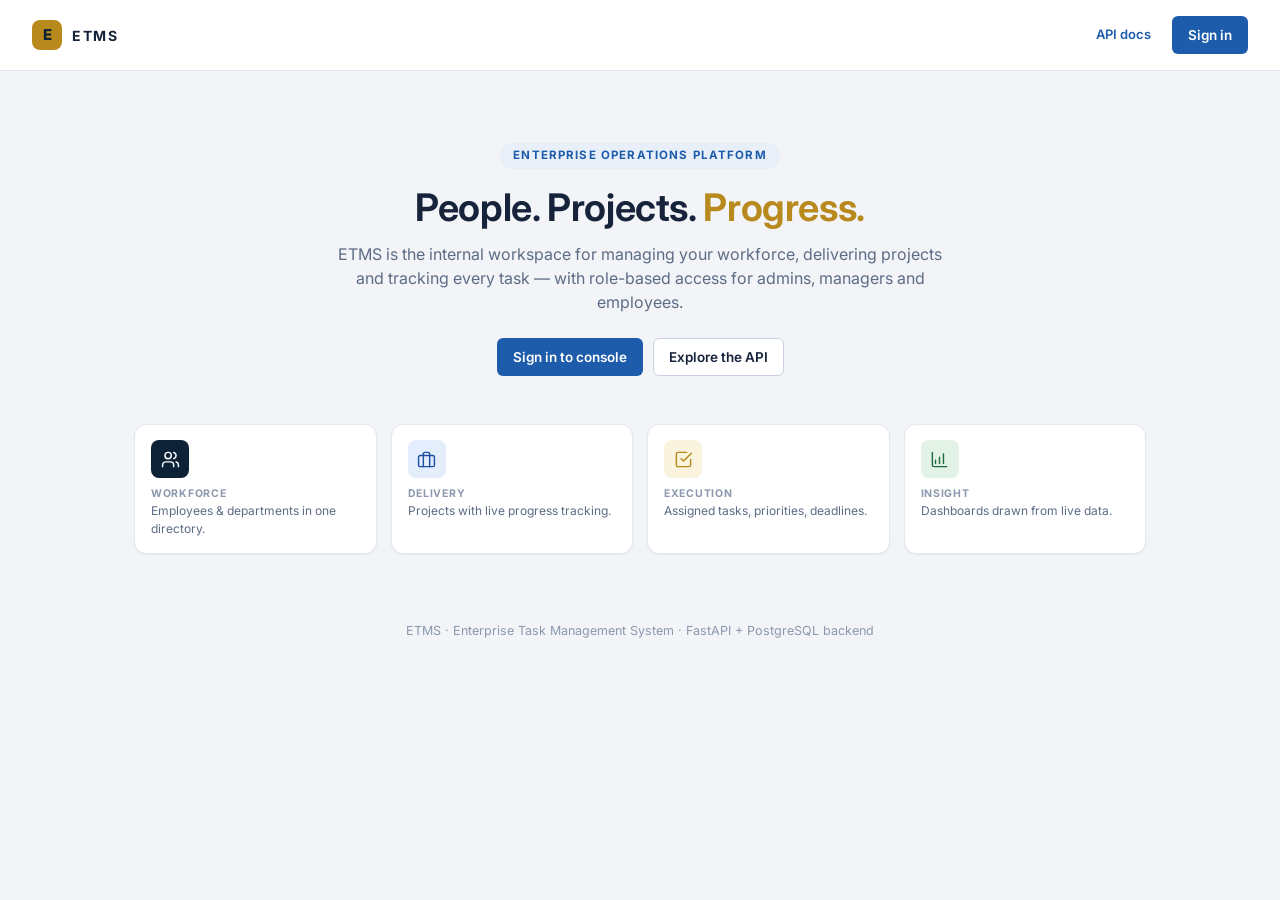
<file: employee-task-management-system/frontend/index.html>
<!DOCTYPE html>
<html lang="en">
<head>
<meta charset="utf-8">
<meta name="viewport" content="width=device-width, initial-scale=1">
<title>ETMS — Enterprise Task Management System</title>
<link rel="preconnect" href="https://fonts.googleapis.com">
<link rel="preconnect" href="https://fonts.gstatic.com" crossorigin>
<link href="https://fonts.googleapis.com/css2?family=Inter:wght@400;500;600;700;800&display=swap" rel="stylesheet">
<link rel="stylesheet" href="css/style.css">
<link rel="icon" href="data:image/svg+xml,<svg xmlns='http://www.w3.org/2000/svg' viewBox='0 0 100 100'><rect width='100' height='100' rx='20' fill='%230d2137'/><text x='50' y='70' font-size='56' text-anchor='middle' fill='%23c9a227' font-family='Arial' font-weight='bold'>E</text></svg>">
</head>
<body>
<header class="landing-top">
  <span class="brand-mark" style="width:30px;height:30px;font-size:15px">E</span>
  <strong style="letter-spacing:.12em">ETMS</strong>
  <span class="spacer"></span>
  <a class="btn btn-ghost" href="/docs">API docs</a>
  <a class="btn btn-primary btn-sm" href="login.html" style="padding:8px 15px;font-size:13.5px">Sign in</a>
</header>
<main class="hero">
  <span class="eyebrow">ENTERPRISE OPERATIONS PLATFORM</span>
  <h1>People. Projects. <span class="gold">Progress.</span></h1>
  <p class="lead">ETMS is the internal workspace for managing your workforce, delivering projects and tracking every task — with role-based access for admins, managers and employees.</p>
  <div class="hero-cta">
    <a class="btn btn-primary" href="login.html">Sign in to console</a>
    <a class="btn btn-secondary" href="/docs">Explore the API</a>
  </div>
  <div class="hero-cards">
    <div class="kpi"><span class="kpi-icon navy" data-ic="users"></span><div><small>Workforce</small><div class="support">Employees &amp; departments in one directory.</div></div></div>
    <div class="kpi"><span class="kpi-icon blue" data-ic="briefcase"></span><div><small>Delivery</small><div class="support">Projects with live progress tracking.</div></div></div>
    <div class="kpi"><span class="kpi-icon gold" data-ic="checksquare"></span><div><small>Execution</small><div class="support">Assigned tasks, priorities, deadlines.</div></div></div>
    <div class="kpi"><span class="kpi-icon green" data-ic="chart"></span><div><small>Insight</small><div class="support">Dashboards drawn from live data.</div></div></div>
  </div>
</main>
<footer class="landing-foot">ETMS · Enterprise Task Management System · FastAPI + PostgreSQL backend</footer>
<script src="js/common.js"></script>
<script>
  document.querySelectorAll("[data-ic]").forEach((el) => { el.innerHTML = icon(el.dataset.ic, 19); });
</script>
</body>
</html>
</file>
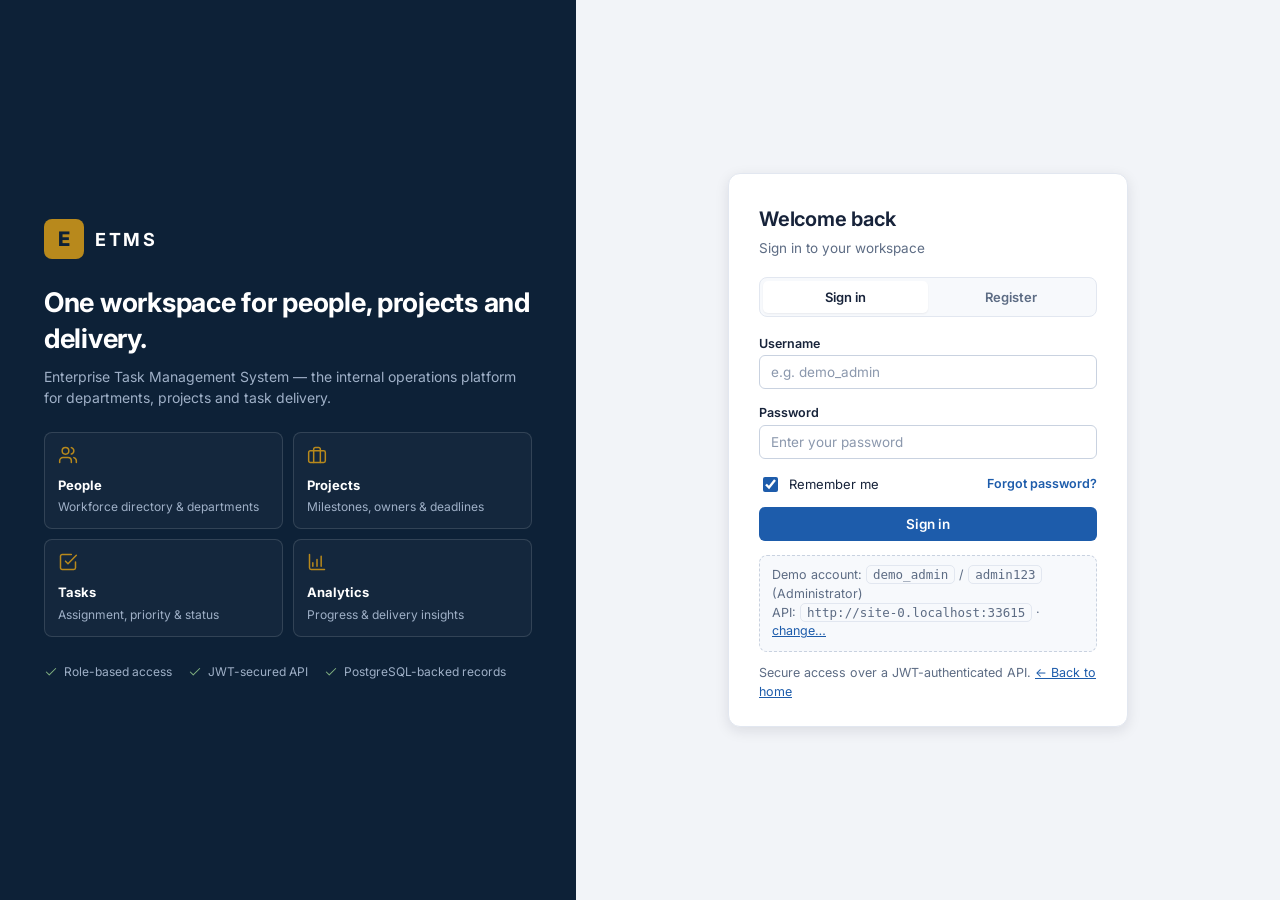
<file: employee-task-management-system/frontend/dashboard.html>
<!DOCTYPE html>
<html lang="en">
<head>
<meta charset="utf-8">
<meta name="viewport" content="width=device-width, initial-scale=1">
<title>Dashboard — ETMS</title>
<link rel="preconnect" href="https://fonts.googleapis.com">
<link rel="preconnect" href="https://fonts.gstatic.com" crossorigin>
<link href="https://fonts.googleapis.com/css2?family=Inter:wght@400;500;600;700;800&display=swap" rel="stylesheet">
<link rel="stylesheet" href="css/style.css">
<link rel="icon" href="data:image/svg+xml,<svg xmlns='http://www.w3.org/2000/svg' viewBox='0 0 100 100'><rect width='100' height='100' rx='20' fill='%230d2137'/><text x='50' y='70' font-size='56' text-anchor='middle' fill='%23c9a227' font-family='Arial' font-weight='bold'>E</text></svg>">
</head>
<body data-page="dashboard">
<div class="shell">
  <aside class="sidebar" aria-label="Primary navigation">
    <div class="brand"><span class="brand-mark">E</span><span class="brand-text"><strong>ETMS</strong><small>Enterprise Task Management</small></span></div>
    <div class="nav-section">MAIN</div>
    <nav class="nav" aria-label="Main">
      <a href="dashboard.html" data-nav="dashboard"><svg width="18" height="18" viewBox="0 0 24 24" fill="none" stroke="currentColor" stroke-width="1.8" stroke-linecap="round" stroke-linejoin="round"><rect x="3" y="3" width="7" height="7" rx="1.5"/><rect x="14" y="3" width="7" height="7" rx="1.5"/><rect x="3" y="14" width="7" height="7" rx="1.5"/><rect x="14" y="14" width="7" height="7" rx="1.5"/></svg><span class="label">Overview</span></a>
      <a href="employees.html" data-nav="employees" data-requires="ADMIN,MANAGER"><svg width="18" height="18" viewBox="0 0 24 24" fill="none" stroke="currentColor" stroke-width="1.8" stroke-linecap="round" stroke-linejoin="round"><path d="M16 21v-2a4 4 0 0 0-4-4H6a4 4 0 0 0-4 4v2"/><circle cx="9" cy="7" r="4"/><path d="M22 21v-2a4 4 0 0 0-3-3.87"/><path d="M16 3.13a4 4 0 0 1 0 7.75"/></svg><span class="label">Employees</span></a>
      <a href="departments.html" data-nav="departments"><svg width="18" height="18" viewBox="0 0 24 24" fill="none" stroke="currentColor" stroke-width="1.8" stroke-linecap="round" stroke-linejoin="round"><rect x="4" y="2" width="16" height="20" rx="1.5"/><path d="M9 22v-4h6v4"/><path d="M8 6h.01M16 6h.01M12 6h.01M8 10h.01M16 10h.01M12 10h.01M8 14h.01M16 14h.01M12 14h.01"/></svg><span class="label">Departments</span></a>
      <a href="projects.html" data-nav="projects"><svg width="18" height="18" viewBox="0 0 24 24" fill="none" stroke="currentColor" stroke-width="1.8" stroke-linecap="round" stroke-linejoin="round"><rect x="2" y="7" width="20" height="14" rx="2"/><path d="M16 21V5a2 2 0 0 0-2-2h-4a2 2 0 0 0-2 2v16"/></svg><span class="label">Projects</span></a>
      <a href="tasks.html" data-nav="tasks"><svg width="18" height="18" viewBox="0 0 24 24" fill="none" stroke="currentColor" stroke-width="1.8" stroke-linecap="round" stroke-linejoin="round"><path d="m9 11 3 3L22 4"/><path d="M21 12v7a2 2 0 0 1-2 2H5a2 2 0 0 1-2-2V5a2 2 0 0 1 2-2h11"/></svg><span class="label">Tasks</span></a>
    </nav>
    <div class="nav-section">WORKSPACE</div>
    <nav class="nav" aria-label="Workspace">
      <span class="nav-disabled" aria-disabled="true" title="Coming soon"><svg width="18" height="18" viewBox="0 0 24 24" fill="none" stroke="currentColor" stroke-width="1.8" stroke-linecap="round" stroke-linejoin="round"><path d="M3 3v16a2 2 0 0 0 2 2h16"/><path d="M7 13v4M12 9v8M17 5v12"/></svg><span class="label">Reports</span><span class="soon-badge">SOON</span></span>
      <span class="nav-disabled" aria-disabled="true" title="Coming soon"><svg width="18" height="18" viewBox="0 0 24 24" fill="none" stroke="currentColor" stroke-width="1.8" stroke-linecap="round" stroke-linejoin="round"><path d="M22 12h-4l-3 9L9 3l-3 9H2"/></svg><span class="label">Activity</span><span class="soon-badge">SOON</span></span>
      <span class="nav-disabled" aria-disabled="true" title="Coming soon"><svg width="18" height="18" viewBox="0 0 24 24" fill="none" stroke="currentColor" stroke-width="1.8" stroke-linecap="round" stroke-linejoin="round"><circle cx="12" cy="12" r="3"/><path d="M12 2v3M12 19v3M4.9 4.9l2.1 2.1M17 17l2.1 2.1M2 12h3M19 12h3M4.9 19.1 7 17M17 7l2.1-2.1"/></svg><span class="label">Settings</span><span class="soon-badge">SOON</span></span>
    </nav>
    <div class="side-spacer"></div>
    <div class="side-user">
      <div class="side-user-row">
        <span class="avatar gold" data-user-avatar>?</span>
        <div class="side-user-meta"><strong data-user-name>…</strong><span data-user-role>…</span></div>
      </div>
      <div class="side-actions">
        <button class="icon-btn collapse-btn" onclick="toggleSidebar()" aria-label="Collapse sidebar" title="Collapse sidebar"><svg width="17" height="17" viewBox="0 0 24 24" fill="none" stroke="currentColor" stroke-width="1.8" stroke-linecap="round" stroke-linejoin="round"><path d="m11 17-5-5 5-5M18 17l-5-5 5-5"/></svg></button>
        <button class="icon-btn grow" onclick="logout()" title="Sign out"><svg width="16" height="16" viewBox="0 0 24 24" fill="none" stroke="currentColor" stroke-width="1.8" stroke-linecap="round" stroke-linejoin="round"><path d="M9 21H5a2 2 0 0 1-2-2V5a2 2 0 0 1 2-2h4"/><path d="m16 17 5-5-5-5"/><path d="M21 12H9"/></svg><span class="lbl">Sign out</span></button>
      </div>
    </div>
  </aside>
  <div class="scrim" onclick="toggleMobileNav()" aria-hidden="true"></div>

  <div class="content">
    <header class="topbar">
      <button class="icon-btn hamburger" onclick="toggleMobileNav()" aria-label="Open navigation"><svg width="18" height="18" viewBox="0 0 24 24" fill="none" stroke="currentColor" stroke-width="1.8" stroke-linecap="round"><path d="M4 6h16M4 12h16M4 18h16"/></svg></button>
      <div class="crumb">Overview / <strong>Dashboard</strong></div>
      <div class="topbar-spacer"></div>
      <form class="search-box" onsubmit="return headerSearch(event)" role="search">
        <svg width="15" height="15" viewBox="0 0 24 24" fill="none" stroke="currentColor" stroke-width="1.8" stroke-linecap="round"><circle cx="11" cy="11" r="7"/><path d="m21 21-4.3-4.3"/></svg>
        <input id="globalSearch" placeholder="Search tasks…" aria-label="Search tasks">
      </form>
      <div class="pop-anchor">
        <button class="icon-btn" onclick="toggleBell(event)" aria-label="Notifications" aria-haspopup="true"><svg width="17" height="17" viewBox="0 0 24 24" fill="none" stroke="currentColor" stroke-width="1.8" stroke-linecap="round" stroke-linejoin="round"><path d="M6 8a6 6 0 0 1 12 0c0 7 3 9 3 9H3s3-2 3-9"/><path d="M10.3 21a1.94 1.94 0 0 0 3.4 0"/></svg></button>
        <div class="pop-panel" id="bellPanel" role="status">
          <header>Notifications</header>
          <div class="pop-body">You&rsquo;re all caught up.<br>No new notifications.</div>
        </div>
      </div>
      <div class="user-chip"><span class="avatar" id="avatar">?</span><span class="meta"><strong data-user-name>…</strong><span id="chipRole">…</span></span></div>
    </header>

    <main class="page">
      <div class="page-head">
        <div><h1>Dashboard</h1><p class="sub" id="greeting">Here&rsquo;s what&rsquo;s happening across your organization.</p></div>
      </div>

      <div class="kpi-grid" id="kpis" aria-live="polite"></div>

      <div class="grid-2">
        <section class="card" aria-label="Project overview">
          <div class="card-head"><h2>Project overview</h2><span class="hint"><a href="projects.html">View all</a></span></div>
          <div class="table-wrap"><table class="data">
            <thead><tr><th>Project</th><th>Manager</th><th>Status</th><th>Progress</th><th>Tasks</th><th>Deadline</th></tr></thead>
            <tbody id="projRows"></tbody>
          </table></div>
        </section>
        <section class="card" aria-label="Task summary">
          <div class="card-head"><h2>Task summary</h2></div>
          <div class="card-pad" id="taskSummary"></div>
        </section>
      </div>

      <div class="grid-2">
        <section class="card" aria-label="Recent tasks">
          <div class="card-head"><h2>Recent tasks</h2><span class="hint"><a href="tasks.html">View all</a></span></div>
          <div class="table-wrap"><table class="data">
            <thead><tr><th>Task</th><th>Project</th><th>Assigned to</th><th>Priority</th><th>Status</th><th>Due</th></tr></thead>
            <tbody id="taskRows"></tbody>
          </table></div>
        </section>
        <section class="card" aria-label="My profile">
          <div class="card-head"><h2>My profile</h2></div>
          <div class="card-pad" id="profileBox"></div>
        </section>
      </div>
    </main>
  </div>
</div>
<div id="toasts" aria-live="polite"></div>
<script src="js/common.js"></script>
<script src="js/dashboard.js"></script>
</body>
</html>
</file>
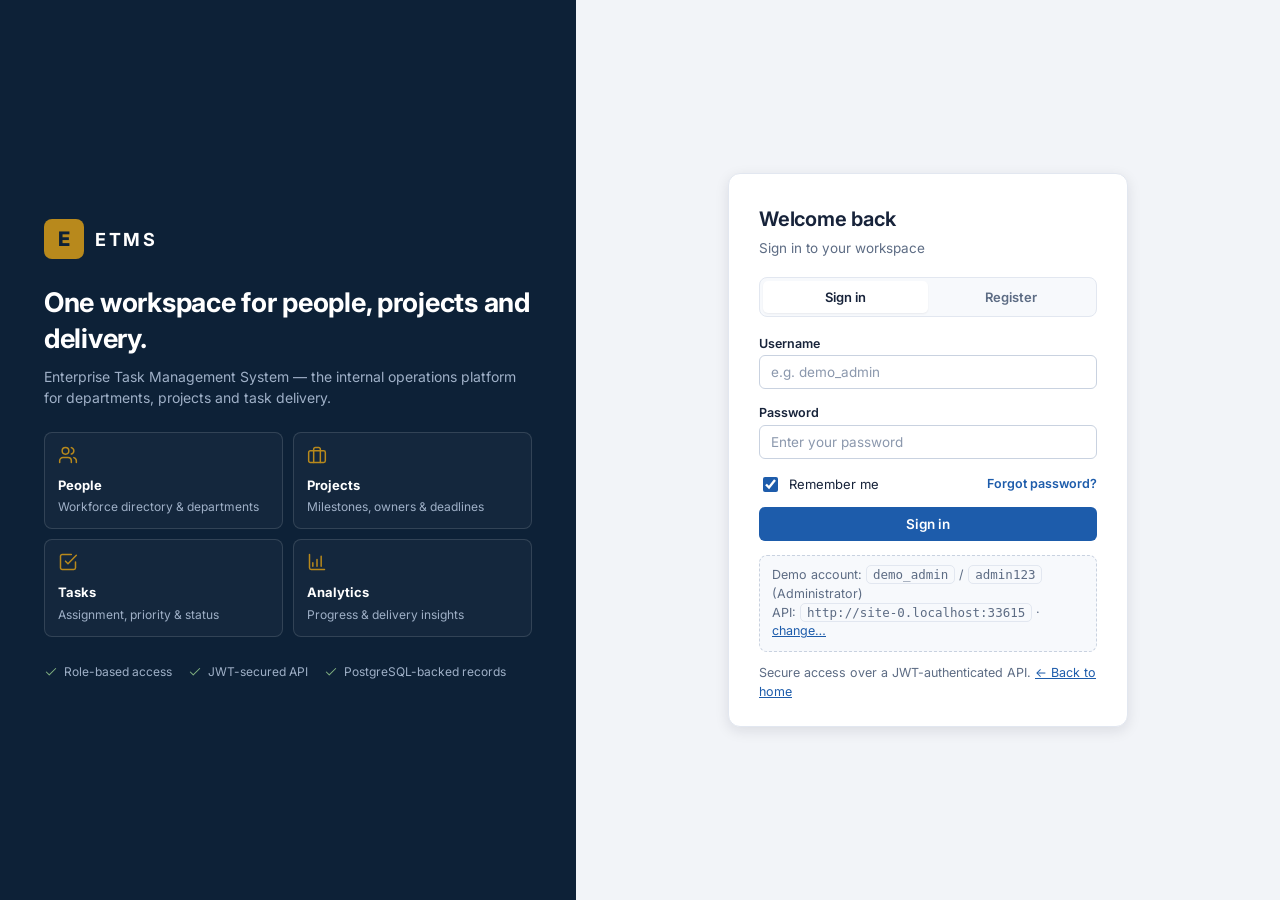
<file: employee-task-management-system/frontend/departments.html>
<!DOCTYPE html>
<html lang="en">
<head>
<meta charset="utf-8">
<meta name="viewport" content="width=device-width, initial-scale=1">
<title>Departments — ETMS</title>
<link rel="preconnect" href="https://fonts.googleapis.com">
<link rel="preconnect" href="https://fonts.gstatic.com" crossorigin>
<link href="https://fonts.googleapis.com/css2?family=Inter:wght@400;500;600;700;800&display=swap" rel="stylesheet">
<link rel="stylesheet" href="css/style.css">
<link rel="icon" href="data:image/svg+xml,<svg xmlns='http://www.w3.org/2000/svg' viewBox='0 0 100 100'><rect width='100' height='100' rx='20' fill='%230d2137'/><text x='50' y='70' font-size='56' text-anchor='middle' fill='%23c9a227' font-family='Arial' font-weight='bold'>E</text></svg>">
</head>
<body data-page="departments">
<div class="shell">
  <aside class="sidebar" aria-label="Primary navigation">
    <div class="brand"><span class="brand-mark">E</span><span class="brand-text"><strong>ETMS</strong><small>Enterprise Task Management</small></span></div>
    <div class="nav-section">MAIN</div>
    <nav class="nav" aria-label="Main">
      <a href="dashboard.html" data-nav="dashboard"><svg width="18" height="18" viewBox="0 0 24 24" fill="none" stroke="currentColor" stroke-width="1.8" stroke-linecap="round" stroke-linejoin="round"><rect x="3" y="3" width="7" height="7" rx="1.5"/><rect x="14" y="3" width="7" height="7" rx="1.5"/><rect x="3" y="14" width="7" height="7" rx="1.5"/><rect x="14" y="14" width="7" height="7" rx="1.5"/></svg><span class="label">Overview</span></a>
      <a href="employees.html" data-nav="employees" data-requires="ADMIN,MANAGER"><svg width="18" height="18" viewBox="0 0 24 24" fill="none" stroke="currentColor" stroke-width="1.8" stroke-linecap="round" stroke-linejoin="round"><path d="M16 21v-2a4 4 0 0 0-4-4H6a4 4 0 0 0-4 4v2"/><circle cx="9" cy="7" r="4"/><path d="M22 21v-2a4 4 0 0 0-3-3.87"/><path d="M16 3.13a4 4 0 0 1 0 7.75"/></svg><span class="label">Employees</span></a>
      <a href="departments.html" data-nav="departments"><svg width="18" height="18" viewBox="0 0 24 24" fill="none" stroke="currentColor" stroke-width="1.8" stroke-linecap="round" stroke-linejoin="round"><rect x="4" y="2" width="16" height="20" rx="1.5"/><path d="M9 22v-4h6v4"/><path d="M8 6h.01M16 6h.01M12 6h.01M8 10h.01M16 10h.01M12 10h.01M8 14h.01M16 14h.01M12 14h.01"/></svg><span class="label">Departments</span></a>
      <a href="projects.html" data-nav="projects"><svg width="18" height="18" viewBox="0 0 24 24" fill="none" stroke="currentColor" stroke-width="1.8" stroke-linecap="round" stroke-linejoin="round"><rect x="2" y="7" width="20" height="14" rx="2"/><path d="M16 21V5a2 2 0 0 0-2-2h-4a2 2 0 0 0-2 2v16"/></svg><span class="label">Projects</span></a>
      <a href="tasks.html" data-nav="tasks"><svg width="18" height="18" viewBox="0 0 24 24" fill="none" stroke="currentColor" stroke-width="1.8" stroke-linecap="round" stroke-linejoin="round"><path d="m9 11 3 3L22 4"/><path d="M21 12v7a2 2 0 0 1-2 2H5a2 2 0 0 1-2-2V5a2 2 0 0 1 2-2h11"/></svg><span class="label">Tasks</span></a>
    </nav>
    <div class="nav-section">WORKSPACE</div>
    <nav class="nav" aria-label="Workspace">
      <span class="nav-disabled" aria-disabled="true" title="Coming soon"><svg width="18" height="18" viewBox="0 0 24 24" fill="none" stroke="currentColor" stroke-width="1.8" stroke-linecap="round" stroke-linejoin="round"><path d="M3 3v16a2 2 0 0 0 2 2h16"/><path d="M7 13v4M12 9v8M17 5v12"/></svg><span class="label">Reports</span><span class="soon-badge">SOON</span></span>
      <span class="nav-disabled" aria-disabled="true" title="Coming soon"><svg width="18" height="18" viewBox="0 0 24 24" fill="none" stroke="currentColor" stroke-width="1.8" stroke-linecap="round" stroke-linejoin="round"><path d="M22 12h-4l-3 9L9 3l-3 9H2"/></svg><span class="label">Activity</span><span class="soon-badge">SOON</span></span>
      <span class="nav-disabled" aria-disabled="true" title="Coming soon"><svg width="18" height="18" viewBox="0 0 24 24" fill="none" stroke="currentColor" stroke-width="1.8" stroke-linecap="round" stroke-linejoin="round"><circle cx="12" cy="12" r="3"/><path d="M12 2v3M12 19v3M4.9 4.9l2.1 2.1M17 17l2.1 2.1M2 12h3M19 12h3M4.9 19.1 7 17M17 7l2.1-2.1"/></svg><span class="label">Settings</span><span class="soon-badge">SOON</span></span>
    </nav>
    <div class="side-spacer"></div>
    <div class="side-user">
      <div class="side-user-row">
        <span class="avatar gold" data-user-avatar>?</span>
        <div class="side-user-meta"><strong data-user-name>…</strong><span data-user-role>…</span></div>
      </div>
      <div class="side-actions">
        <button class="icon-btn collapse-btn" onclick="toggleSidebar()" aria-label="Collapse sidebar" title="Collapse sidebar"><svg width="17" height="17" viewBox="0 0 24 24" fill="none" stroke="currentColor" stroke-width="1.8" stroke-linecap="round" stroke-linejoin="round"><path d="m11 17-5-5 5-5M18 17l-5-5 5-5"/></svg></button>
        <button class="icon-btn grow" onclick="logout()" title="Sign out"><svg width="16" height="16" viewBox="0 0 24 24" fill="none" stroke="currentColor" stroke-width="1.8" stroke-linecap="round" stroke-linejoin="round"><path d="M9 21H5a2 2 0 0 1-2-2V5a2 2 0 0 1 2-2h4"/><path d="m16 17 5-5-5-5"/><path d="M21 12H9"/></svg><span class="lbl">Sign out</span></button>
      </div>
    </div>
  </aside>
  <div class="scrim" onclick="toggleMobileNav()" aria-hidden="true"></div>

  <div class="content">
    <header class="topbar">
      <button class="icon-btn hamburger" onclick="toggleMobileNav()" aria-label="Open navigation"><svg width="18" height="18" viewBox="0 0 24 24" fill="none" stroke="currentColor" stroke-width="1.8" stroke-linecap="round"><path d="M4 6h16M4 12h16M4 18h16"/></svg></button>
      <div class="crumb">Directory / <strong>Departments</strong></div>
      <div class="topbar-spacer"></div>
      <form class="search-box" onsubmit="return headerSearch(event)" role="search">
        <svg width="15" height="15" viewBox="0 0 24 24" fill="none" stroke="currentColor" stroke-width="1.8" stroke-linecap="round"><circle cx="11" cy="11" r="7"/><path d="m21 21-4.3-4.3"/></svg>
        <input id="globalSearch" placeholder="Search tasks…" aria-label="Search tasks">
      </form>
      <div class="pop-anchor">
        <button class="icon-btn" onclick="toggleBell(event)" aria-label="Notifications" aria-haspopup="true"><svg width="17" height="17" viewBox="0 0 24 24" fill="none" stroke="currentColor" stroke-width="1.8" stroke-linecap="round" stroke-linejoin="round"><path d="M6 8a6 6 0 0 1 12 0c0 7 3 9 3 9H3s3-2 3-9"/><path d="M10.3 21a1.94 1.94 0 0 0 3.4 0"/></svg></button>
        <div class="pop-panel" id="bellPanel" role="status">
          <header>Notifications</header>
          <div class="pop-body">You&rsquo;re all caught up.<br>No new notifications.</div>
        </div>
      </div>
      <div class="user-chip"><span class="avatar" id="avatar">?</span><span class="meta"><strong data-user-name>…</strong><span id="chipRole">…</span></span></div>
    </header>

    <main class="page">
      <div class="page-head">
        <div><h1>Departments</h1><p class="sub">Organizational departments and teams.</p></div>
        <div class="actions" data-requires="ADMIN"><button class="btn btn-primary" onclick="openDepartmentModal()"><span id="addIc"></span> New department</button></div>
      </div>
      <div class="dept-grid" id="deptGrid" aria-live="polite"></div>
    </main>
  </div>
</div>
<div id="toasts" aria-live="polite"></div>
<script src="js/common.js"></script>
<script src="js/departments.js"></script>
</body>
</html>
</file>
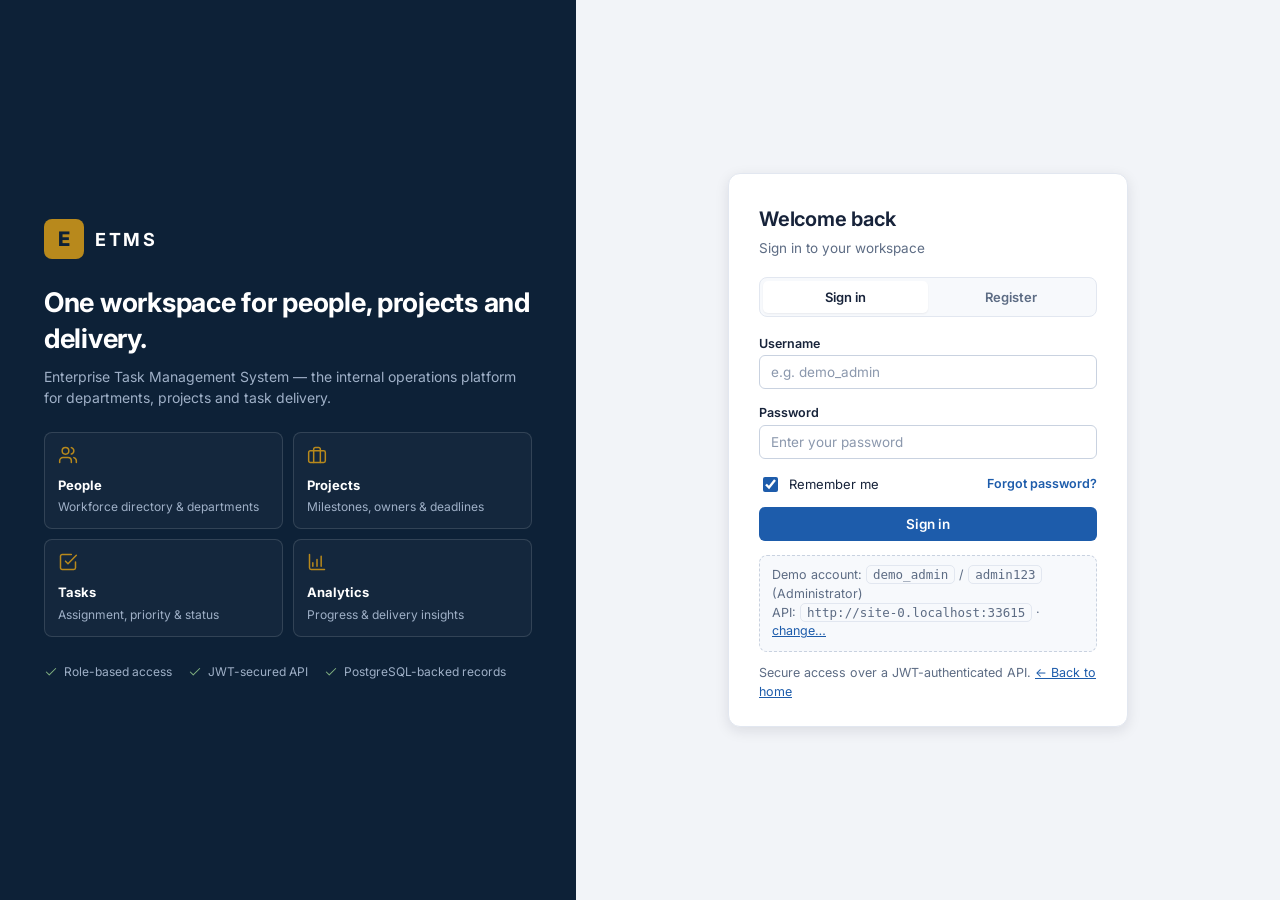
<file: employee-task-management-system/frontend/employees.html>
<!DOCTYPE html>
<html lang="en">
<head>
<meta charset="utf-8">
<meta name="viewport" content="width=device-width, initial-scale=1">
<title>Employees — ETMS</title>
<link rel="preconnect" href="https://fonts.googleapis.com">
<link rel="preconnect" href="https://fonts.gstatic.com" crossorigin>
<link href="https://fonts.googleapis.com/css2?family=Inter:wght@400;500;600;700;800&display=swap" rel="stylesheet">
<link rel="stylesheet" href="css/style.css">
<link rel="icon" href="data:image/svg+xml,<svg xmlns='http://www.w3.org/2000/svg' viewBox='0 0 100 100'><rect width='100' height='100' rx='20' fill='%230d2137'/><text x='50' y='70' font-size='56' text-anchor='middle' fill='%23c9a227' font-family='Arial' font-weight='bold'>E</text></svg>">
</head>
<body data-page="employees">
<div class="shell">
  <aside class="sidebar" aria-label="Primary navigation">
    <div class="brand"><span class="brand-mark">E</span><span class="brand-text"><strong>ETMS</strong><small>Enterprise Task Management</small></span></div>
    <div class="nav-section">MAIN</div>
    <nav class="nav" aria-label="Main">
      <a href="dashboard.html" data-nav="dashboard"><svg width="18" height="18" viewBox="0 0 24 24" fill="none" stroke="currentColor" stroke-width="1.8" stroke-linecap="round" stroke-linejoin="round"><rect x="3" y="3" width="7" height="7" rx="1.5"/><rect x="14" y="3" width="7" height="7" rx="1.5"/><rect x="3" y="14" width="7" height="7" rx="1.5"/><rect x="14" y="14" width="7" height="7" rx="1.5"/></svg><span class="label">Overview</span></a>
      <a href="employees.html" data-nav="employees" data-requires="ADMIN,MANAGER"><svg width="18" height="18" viewBox="0 0 24 24" fill="none" stroke="currentColor" stroke-width="1.8" stroke-linecap="round" stroke-linejoin="round"><path d="M16 21v-2a4 4 0 0 0-4-4H6a4 4 0 0 0-4 4v2"/><circle cx="9" cy="7" r="4"/><path d="M22 21v-2a4 4 0 0 0-3-3.87"/><path d="M16 3.13a4 4 0 0 1 0 7.75"/></svg><span class="label">Employees</span></a>
      <a href="departments.html" data-nav="departments"><svg width="18" height="18" viewBox="0 0 24 24" fill="none" stroke="currentColor" stroke-width="1.8" stroke-linecap="round" stroke-linejoin="round"><rect x="4" y="2" width="16" height="20" rx="1.5"/><path d="M9 22v-4h6v4"/><path d="M8 6h.01M16 6h.01M12 6h.01M8 10h.01M16 10h.01M12 10h.01M8 14h.01M16 14h.01M12 14h.01"/></svg><span class="label">Departments</span></a>
      <a href="projects.html" data-nav="projects"><svg width="18" height="18" viewBox="0 0 24 24" fill="none" stroke="currentColor" stroke-width="1.8" stroke-linecap="round" stroke-linejoin="round"><rect x="2" y="7" width="20" height="14" rx="2"/><path d="M16 21V5a2 2 0 0 0-2-2h-4a2 2 0 0 0-2 2v16"/></svg><span class="label">Projects</span></a>
      <a href="tasks.html" data-nav="tasks"><svg width="18" height="18" viewBox="0 0 24 24" fill="none" stroke="currentColor" stroke-width="1.8" stroke-linecap="round" stroke-linejoin="round"><path d="m9 11 3 3L22 4"/><path d="M21 12v7a2 2 0 0 1-2 2H5a2 2 0 0 1-2-2V5a2 2 0 0 1 2-2h11"/></svg><span class="label">Tasks</span></a>
    </nav>
    <div class="nav-section">WORKSPACE</div>
    <nav class="nav" aria-label="Workspace">
      <span class="nav-disabled" aria-disabled="true" title="Coming soon"><svg width="18" height="18" viewBox="0 0 24 24" fill="none" stroke="currentColor" stroke-width="1.8" stroke-linecap="round" stroke-linejoin="round"><path d="M3 3v16a2 2 0 0 0 2 2h16"/><path d="M7 13v4M12 9v8M17 5v12"/></svg><span class="label">Reports</span><span class="soon-badge">SOON</span></span>
      <span class="nav-disabled" aria-disabled="true" title="Coming soon"><svg width="18" height="18" viewBox="0 0 24 24" fill="none" stroke="currentColor" stroke-width="1.8" stroke-linecap="round" stroke-linejoin="round"><path d="M22 12h-4l-3 9L9 3l-3 9H2"/></svg><span class="label">Activity</span><span class="soon-badge">SOON</span></span>
      <span class="nav-disabled" aria-disabled="true" title="Coming soon"><svg width="18" height="18" viewBox="0 0 24 24" fill="none" stroke="currentColor" stroke-width="1.8" stroke-linecap="round" stroke-linejoin="round"><circle cx="12" cy="12" r="3"/><path d="M12 2v3M12 19v3M4.9 4.9l2.1 2.1M17 17l2.1 2.1M2 12h3M19 12h3M4.9 19.1 7 17M17 7l2.1-2.1"/></svg><span class="label">Settings</span><span class="soon-badge">SOON</span></span>
    </nav>
    <div class="side-spacer"></div>
    <div class="side-user">
      <div class="side-user-row">
        <span class="avatar gold" data-user-avatar>?</span>
        <div class="side-user-meta"><strong data-user-name>…</strong><span data-user-role>…</span></div>
      </div>
      <div class="side-actions">
        <button class="icon-btn collapse-btn" onclick="toggleSidebar()" aria-label="Collapse sidebar" title="Collapse sidebar"><svg width="17" height="17" viewBox="0 0 24 24" fill="none" stroke="currentColor" stroke-width="1.8" stroke-linecap="round" stroke-linejoin="round"><path d="m11 17-5-5 5-5M18 17l-5-5 5-5"/></svg></button>
        <button class="icon-btn grow" onclick="logout()" title="Sign out"><svg width="16" height="16" viewBox="0 0 24 24" fill="none" stroke="currentColor" stroke-width="1.8" stroke-linecap="round" stroke-linejoin="round"><path d="M9 21H5a2 2 0 0 1-2-2V5a2 2 0 0 1 2-2h4"/><path d="m16 17 5-5-5-5"/><path d="M21 12H9"/></svg><span class="lbl">Sign out</span></button>
      </div>
    </div>
  </aside>
  <div class="scrim" onclick="toggleMobileNav()" aria-hidden="true"></div>

  <div class="content">
    <header class="topbar">
      <button class="icon-btn hamburger" onclick="toggleMobileNav()" aria-label="Open navigation"><svg width="18" height="18" viewBox="0 0 24 24" fill="none" stroke="currentColor" stroke-width="1.8" stroke-linecap="round"><path d="M4 6h16M4 12h16M4 18h16"/></svg></button>
      <div class="crumb">Directory / <strong>Employees</strong></div>
      <div class="topbar-spacer"></div>
      <form class="search-box" onsubmit="return headerSearch(event)" role="search">
        <svg width="15" height="15" viewBox="0 0 24 24" fill="none" stroke="currentColor" stroke-width="1.8" stroke-linecap="round"><circle cx="11" cy="11" r="7"/><path d="m21 21-4.3-4.3"/></svg>
        <input id="globalSearch" placeholder="Search tasks…" aria-label="Search tasks">
      </form>
      <div class="pop-anchor">
        <button class="icon-btn" onclick="toggleBell(event)" aria-label="Notifications" aria-haspopup="true"><svg width="17" height="17" viewBox="0 0 24 24" fill="none" stroke="currentColor" stroke-width="1.8" stroke-linecap="round" stroke-linejoin="round"><path d="M6 8a6 6 0 0 1 12 0c0 7 3 9 3 9H3s3-2 3-9"/><path d="M10.3 21a1.94 1.94 0 0 0 3.4 0"/></svg></button>
        <div class="pop-panel" id="bellPanel" role="status">
          <header>Notifications</header>
          <div class="pop-body">You&rsquo;re all caught up.<br>No new notifications.</div>
        </div>
      </div>
      <div class="user-chip"><span class="avatar" id="avatar">?</span><span class="meta"><strong data-user-name>…</strong><span id="chipRole">…</span></span></div>
    </header>

    <main class="page">
      <div class="page-head">
        <div><h1>Employees</h1><p class="sub">Manage your organization&rsquo;s workforce.</p></div>
        <div class="actions" data-requires="ADMIN"><button class="btn btn-primary" onclick="openEmployeeModal()"><span id="addIc"></span> Add employee</button></div>
      </div>

      <section class="card" aria-label="Employee directory">
        <div class="toolbar">
          <div class="field"><label for="q">Search employees</label><input class="f-input" id="q" placeholder="Name, email, designation…" autocomplete="off"></div>
          <div class="field"><label for="fltDept">Department</label><select class="f-input" id="fltDept"><option value="">All departments</option></select></div>
          <div class="field" style="max-width:130px"><label for="perPage">Per page</label><select class="f-input" id="perPage"><option>10</option><option>20</option><option>50</option></select></div>
        </div>
        <div class="table-wrap"><table class="data">
          <thead><tr><th>Employee</th><th>Department</th><th>Designation</th><th>Phone</th><th>Joined</th><th style="width:60px"><span class="cell-sub">Actions</span></th></tr></thead>
          <tbody id="rows"></tbody>
        </table></div>
        <div class="pager" id="pager"></div>
      </section>
    </main>
  </div>
</div>
<div id="toasts" aria-live="polite"></div>
<script src="js/common.js"></script>
<script src="js/employees.js"></script>
</body>
</html>
</file>
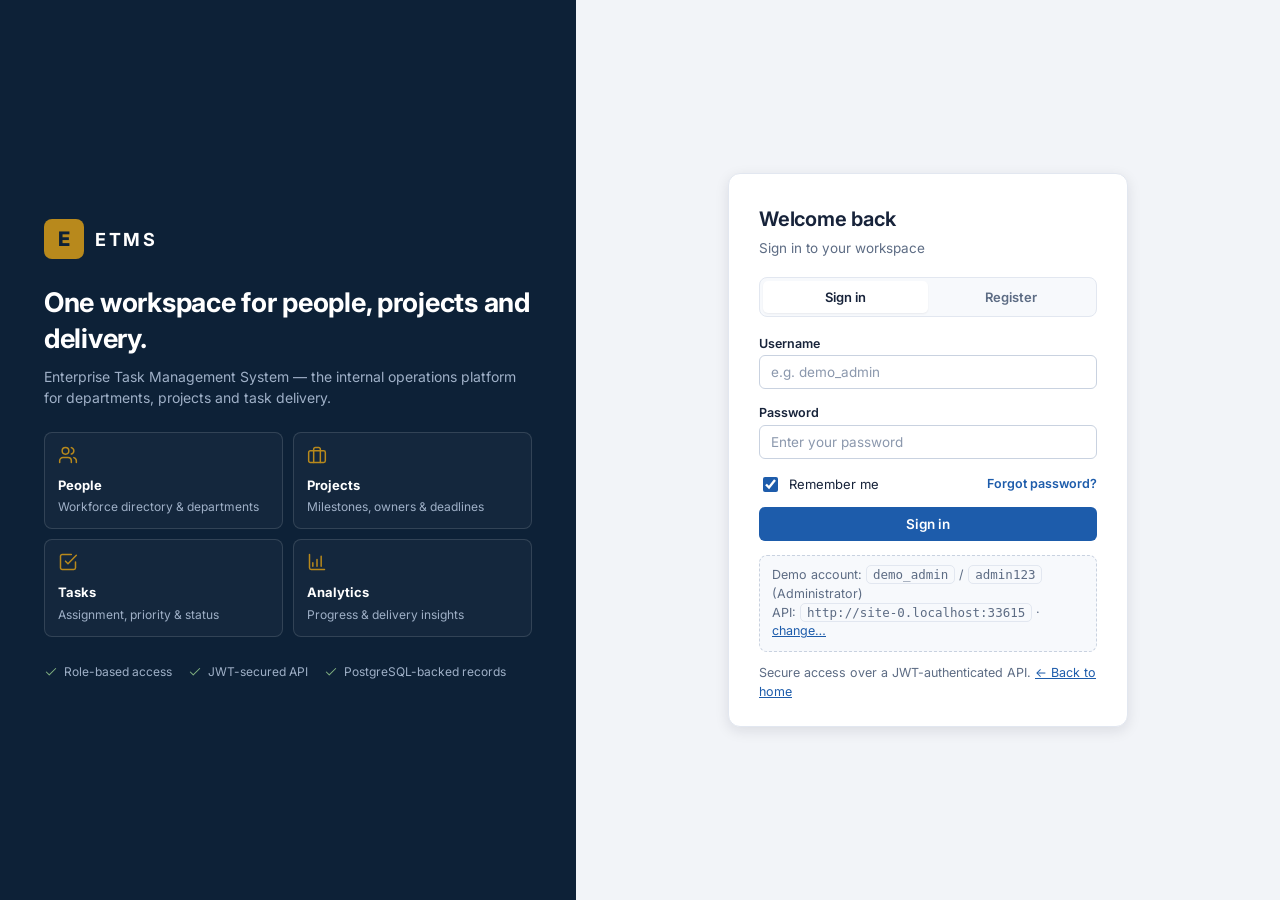
<file: employee-task-management-system/frontend/login.html>
<!DOCTYPE html>
<html lang="en">
<head>
<meta charset="utf-8">
<meta name="viewport" content="width=device-width, initial-scale=1">
<title>Sign in — ETMS</title>
<link rel="preconnect" href="https://fonts.googleapis.com">
<link rel="preconnect" href="https://fonts.gstatic.com" crossorigin>
<link href="https://fonts.googleapis.com/css2?family=Inter:wght@400;500;600;700;800&display=swap" rel="stylesheet">
<link rel="stylesheet" href="css/style.css">
<link rel="icon" href="data:image/svg+xml,<svg xmlns='http://www.w3.org/2000/svg' viewBox='0 0 100 100'><rect width='100' height='100' rx='20' fill='%230d2137'/><text x='50' y='70' font-size='56' text-anchor='middle' fill='%23c9a227' font-family='Arial' font-weight='bold'>E</text></svg>">
</head>
<body>
<div class="auth-wrap">
  <section class="auth-side" aria-label="About ETMS">
    <div class="brand-row"><span class="brand-mark">E</span><strong>ETMS</strong></div>
    <h1>One workspace for people, projects and delivery.</h1>
    <p>Enterprise Task Management System — the internal operations platform for departments, projects and task delivery.</p>
    <div class="pillar-grid">
      <div class="pillar" id="pil1"><strong>People</strong><span>Workforce directory &amp; departments</span></div>
      <div class="pillar" id="pil2"><strong>Projects</strong><span>Milestones, owners &amp; deadlines</span></div>
      <div class="pillar" id="pil3"><strong>Tasks</strong><span>Assignment, priority &amp; status</span></div>
      <div class="pillar" id="pil4"><strong>Analytics</strong><span>Progress &amp; delivery insights</span></div>
    </div>
    <div class="auth-proof">
      <span id="proof1">Role-based access</span>
      <span id="proof2">JWT-secured API</span>
      <span id="proof3">PostgreSQL-backed records</span>
    </div>
  </section>
  <div class="auth-box">
    <div class="auth-card">
      <h2>Welcome back</h2>
      <p class="sub">Sign in to your workspace</p>
      <div class="auth-tabs" role="tablist" aria-label="Sign in or register">
        <button id="tabLogin" class="on" role="tab" aria-selected="true" type="button" onclick="showTab('login')">Sign in</button>
        <button id="tabRegister" role="tab" aria-selected="false" type="button" onclick="showTab('register')">Register</button>
      </div>
      <form id="loginForm" onsubmit="return doLogin(event)" novalidate>
        <div class="f-field">
          <label class="f-label" for="username">Username</label>
          <input class="f-input" id="username" autocomplete="username" placeholder="e.g. demo_admin" required>
        </div>
        <div class="f-field">
          <label class="f-label" for="password">Password</label>
          <input class="f-input" id="password" type="password" autocomplete="current-password" placeholder="Enter your password" required>
        </div>
        <div class="auth-meta">
          <label class="check-row" style="margin:0"><input type="checkbox" id="remember" checked> Remember me</label>
          <a href="#" onclick="forgotPassword(event)">Forgot password?</a>
        </div>
        <div class="f-error" id="loginError" role="alert"></div>
        <button class="btn btn-primary" id="loginBtn" type="submit" style="width:100%;justify-content:center">Sign in</button>
      </form>
      <form id="registerForm" style="display:none" onsubmit="return doRegister(event)" novalidate>
        <div class="f-field">
          <label class="f-label" for="r_user">Username</label>
          <input class="f-input" id="r_user" autocomplete="username" placeholder="Choose a username" required>
        </div>
        <div class="f-field">
          <label class="f-label" for="r_email">Work email</label>
          <input class="f-input" id="r_email" type="email" autocomplete="email" placeholder="you@company.com" required>
        </div>
        <div class="f-row">
          <div class="f-field">
            <label class="f-label" for="r_pass">Password</label>
            <input class="f-input" id="r_pass" type="password" autocomplete="new-password" placeholder="Min. 6 characters" required>
          </div>
          <div class="f-field">
            <label class="f-label" for="r_role">Role</label>
            <select class="f-input" id="r_role">
              <option value="ADMIN">Admin</option>
              <option value="MANAGER">Manager</option>
              <option value="EMPLOYEE" selected>Employee</option>
            </select>
          </div>
        </div>
        <div class="f-error" id="regError" role="alert"></div>
        <button class="btn btn-primary" id="regBtn" type="submit" style="width:100%;justify-content:center">Create account</button>
      </form>
      <div class="demo-box">
        Demo account: <code>demo_admin</code> / <code>admin123</code> (Administrator)<br>
        <span>API: <code id="apiShown"></code> · <a href="#" onclick="changeApi(event)">change…</a></span>
      </div>
      <p style="margin:12px 0 0;font-size:12.5px;color:var(--color-muted)">Secure access over a JWT-authenticated API. <a href="index.html">← Back to home</a></p>
    </div>
  </div>
</div>
<div id="toasts" aria-live="polite"></div>
<script src="js/common.js"></script>
<script src="js/login.js"></script>
</body>
</html>
</file>
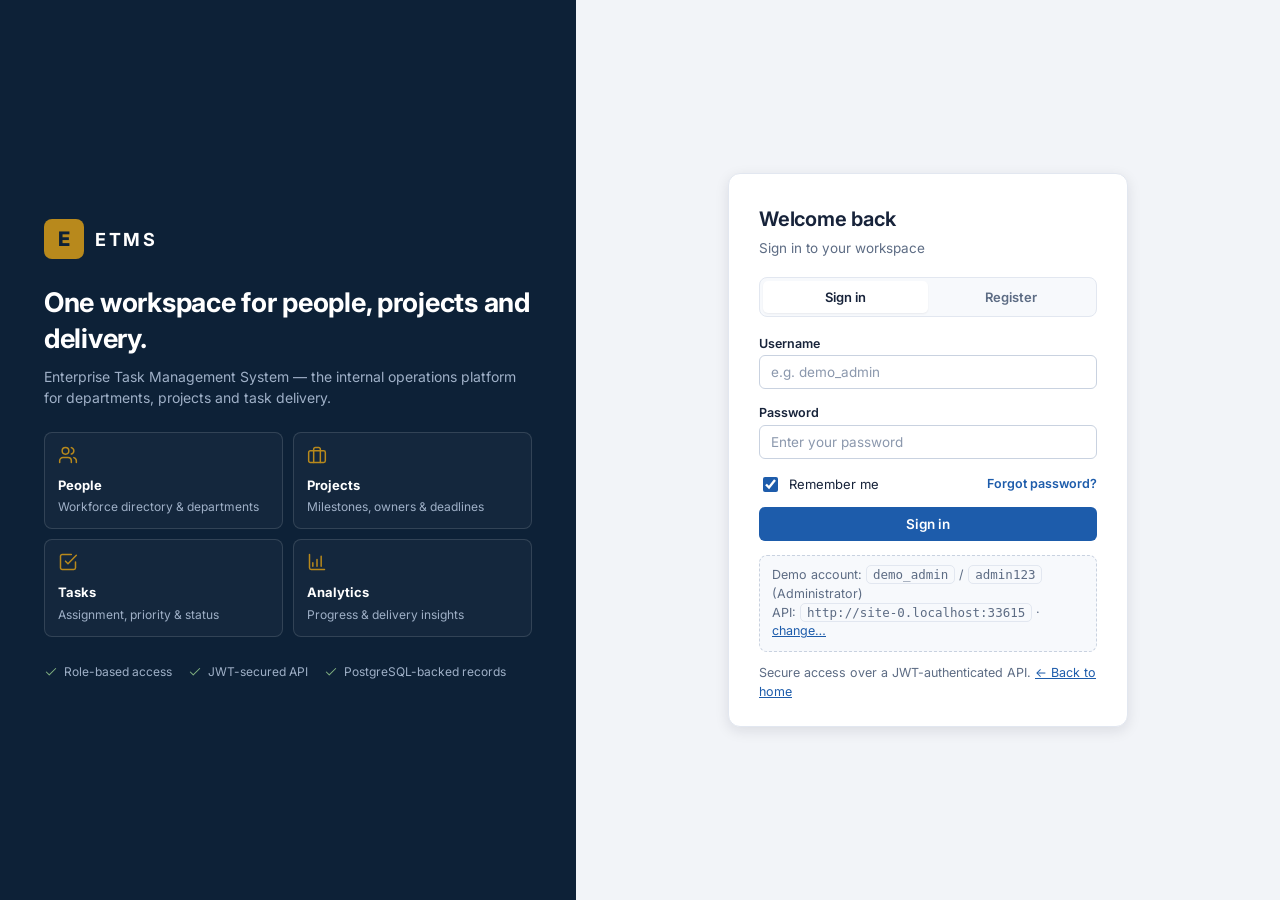
<file: employee-task-management-system/frontend/project.html>
<!DOCTYPE html>
<html lang="en">
<head>
<meta charset="utf-8">
<meta name="viewport" content="width=device-width, initial-scale=1">
<title>Project — ETMS</title>
<link rel="preconnect" href="https://fonts.googleapis.com">
<link rel="preconnect" href="https://fonts.gstatic.com" crossorigin>
<link href="https://fonts.googleapis.com/css2?family=Inter:wght@400;500;600;700;800&display=swap" rel="stylesheet">
<link rel="stylesheet" href="css/style.css">
<link rel="icon" href="data:image/svg+xml,<svg xmlns='http://www.w3.org/2000/svg' viewBox='0 0 100 100'><rect width='100' height='100' rx='20' fill='%230d2137'/><text x='50' y='70' font-size='56' text-anchor='middle' fill='%23c9a227' font-family='Arial' font-weight='bold'>E</text></svg>">
</head>
<body data-page="projects">
<div class="shell">
  <aside class="sidebar" aria-label="Primary navigation">
    <div class="brand"><span class="brand-mark">E</span><span class="brand-text"><strong>ETMS</strong><small>Enterprise Task Management</small></span></div>
    <div class="nav-section">MAIN</div>
    <nav class="nav" aria-label="Main">
      <a href="dashboard.html" data-nav="dashboard"><svg width="18" height="18" viewBox="0 0 24 24" fill="none" stroke="currentColor" stroke-width="1.8" stroke-linecap="round" stroke-linejoin="round"><rect x="3" y="3" width="7" height="7" rx="1.5"/><rect x="14" y="3" width="7" height="7" rx="1.5"/><rect x="3" y="14" width="7" height="7" rx="1.5"/><rect x="14" y="14" width="7" height="7" rx="1.5"/></svg><span class="label">Overview</span></a>
      <a href="employees.html" data-nav="employees" data-requires="ADMIN,MANAGER"><svg width="18" height="18" viewBox="0 0 24 24" fill="none" stroke="currentColor" stroke-width="1.8" stroke-linecap="round" stroke-linejoin="round"><path d="M16 21v-2a4 4 0 0 0-4-4H6a4 4 0 0 0-4 4v2"/><circle cx="9" cy="7" r="4"/><path d="M22 21v-2a4 4 0 0 0-3-3.87"/><path d="M16 3.13a4 4 0 0 1 0 7.75"/></svg><span class="label">Employees</span></a>
      <a href="departments.html" data-nav="departments"><svg width="18" height="18" viewBox="0 0 24 24" fill="none" stroke="currentColor" stroke-width="1.8" stroke-linecap="round" stroke-linejoin="round"><rect x="4" y="2" width="16" height="20" rx="1.5"/><path d="M9 22v-4h6v4"/><path d="M8 6h.01M16 6h.01M12 6h.01M8 10h.01M16 10h.01M12 10h.01M8 14h.01M16 14h.01M12 14h.01"/></svg><span class="label">Departments</span></a>
      <a href="projects.html" data-nav="projects"><svg width="18" height="18" viewBox="0 0 24 24" fill="none" stroke="currentColor" stroke-width="1.8" stroke-linecap="round" stroke-linejoin="round"><rect x="2" y="7" width="20" height="14" rx="2"/><path d="M16 21V5a2 2 0 0 0-2-2h-4a2 2 0 0 0-2 2v16"/></svg><span class="label">Projects</span></a>
      <a href="tasks.html" data-nav="tasks"><svg width="18" height="18" viewBox="0 0 24 24" fill="none" stroke="currentColor" stroke-width="1.8" stroke-linecap="round" stroke-linejoin="round"><path d="m9 11 3 3L22 4"/><path d="M21 12v7a2 2 0 0 1-2 2H5a2 2 0 0 1-2-2V5a2 2 0 0 1 2-2h11"/></svg><span class="label">Tasks</span></a>
    </nav>
    <div class="nav-section">WORKSPACE</div>
    <nav class="nav" aria-label="Workspace">
      <span class="nav-disabled" aria-disabled="true" title="Coming soon"><svg width="18" height="18" viewBox="0 0 24 24" fill="none" stroke="currentColor" stroke-width="1.8" stroke-linecap="round" stroke-linejoin="round"><path d="M3 3v16a2 2 0 0 0 2 2h16"/><path d="M7 13v4M12 9v8M17 5v12"/></svg><span class="label">Reports</span><span class="soon-badge">SOON</span></span>
      <span class="nav-disabled" aria-disabled="true" title="Coming soon"><svg width="18" height="18" viewBox="0 0 24 24" fill="none" stroke="currentColor" stroke-width="1.8" stroke-linecap="round" stroke-linejoin="round"><path d="M22 12h-4l-3 9L9 3l-3 9H2"/></svg><span class="label">Activity</span><span class="soon-badge">SOON</span></span>
      <span class="nav-disabled" aria-disabled="true" title="Coming soon"><svg width="18" height="18" viewBox="0 0 24 24" fill="none" stroke="currentColor" stroke-width="1.8" stroke-linecap="round" stroke-linejoin="round"><circle cx="12" cy="12" r="3"/><path d="M12 2v3M12 19v3M4.9 4.9l2.1 2.1M17 17l2.1 2.1M2 12h3M19 12h3M4.9 19.1 7 17M17 7l2.1-2.1"/></svg><span class="label">Settings</span><span class="soon-badge">SOON</span></span>
    </nav>
    <div class="side-spacer"></div>
    <div class="side-user">
      <div class="side-user-row">
        <span class="avatar gold" data-user-avatar>?</span>
        <div class="side-user-meta"><strong data-user-name>…</strong><span data-user-role>…</span></div>
      </div>
      <div class="side-actions">
        <button class="icon-btn collapse-btn" onclick="toggleSidebar()" aria-label="Collapse sidebar" title="Collapse sidebar"><svg width="17" height="17" viewBox="0 0 24 24" fill="none" stroke="currentColor" stroke-width="1.8" stroke-linecap="round" stroke-linejoin="round"><path d="m11 17-5-5 5-5M18 17l-5-5 5-5"/></svg></button>
        <button class="icon-btn grow" onclick="logout()" title="Sign out"><svg width="16" height="16" viewBox="0 0 24 24" fill="none" stroke="currentColor" stroke-width="1.8" stroke-linecap="round" stroke-linejoin="round"><path d="M9 21H5a2 2 0 0 1-2-2V5a2 2 0 0 1 2-2h4"/><path d="m16 17 5-5-5-5"/><path d="M21 12H9"/></svg><span class="lbl">Sign out</span></button>
      </div>
    </div>
  </aside>
  <div class="scrim" onclick="toggleMobileNav()" aria-hidden="true"></div>

  <div class="content">
    <header class="topbar">
      <button class="icon-btn hamburger" onclick="toggleMobileNav()" aria-label="Open navigation"><svg width="18" height="18" viewBox="0 0 24 24" fill="none" stroke="currentColor" stroke-width="1.8" stroke-linecap="round"><path d="M4 6h16M4 12h16M4 18h16"/></svg></button>
      <div class="crumb"><a href="projects.html" style="color:inherit">Projects</a> / <strong id="crumbName">Detail</strong></div>
      <div class="topbar-spacer"></div>
      <form class="search-box" onsubmit="return headerSearch(event)" role="search">
        <svg width="15" height="15" viewBox="0 0 24 24" fill="none" stroke="currentColor" stroke-width="1.8" stroke-linecap="round"><circle cx="11" cy="11" r="7"/><path d="m21 21-4.3-4.3"/></svg>
        <input id="globalSearch" placeholder="Search tasks…" aria-label="Search tasks">
      </form>
      <div class="pop-anchor">
        <button class="icon-btn" onclick="toggleBell(event)" aria-label="Notifications" aria-haspopup="true"><svg width="17" height="17" viewBox="0 0 24 24" fill="none" stroke="currentColor" stroke-width="1.8" stroke-linecap="round" stroke-linejoin="round"><path d="M6 8a6 6 0 0 1 12 0c0 7 3 9 3 9H3s3-2 3-9"/><path d="M10.3 21a1.94 1.94 0 0 0 3.4 0"/></svg></button>
        <div class="pop-panel" id="bellPanel" role="status">
          <header>Notifications</header>
          <div class="pop-body">You&rsquo;re all caught up.<br>No new notifications.</div>
        </div>
      </div>
      <div class="user-chip"><span class="avatar" id="avatar">?</span><span class="meta"><strong data-user-name>…</strong><span id="chipRole">…</span></span></div>
    </header>

    <main class="page" id="detailRoot" aria-live="polite"></main>
  </div>
</div>
<div id="toasts" aria-live="polite"></div>
<script src="js/common.js"></script>
<script src="js/project.js"></script>
</body>
</html>
</file>
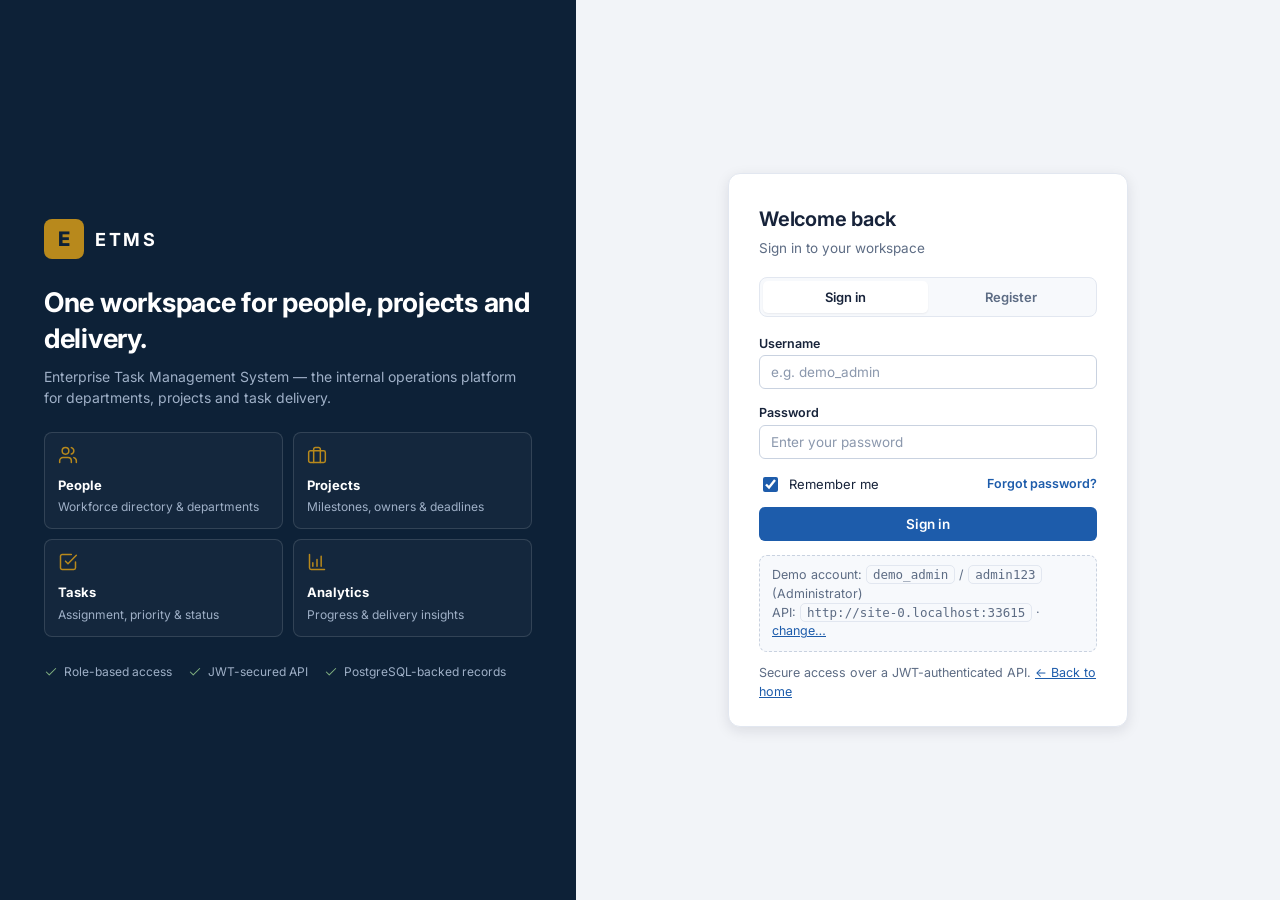
<file: employee-task-management-system/frontend/projects.html>
<!DOCTYPE html>
<html lang="en">
<head>
<meta charset="utf-8">
<meta name="viewport" content="width=device-width, initial-scale=1">
<title>Projects — ETMS</title>
<link rel="preconnect" href="https://fonts.googleapis.com">
<link rel="preconnect" href="https://fonts.gstatic.com" crossorigin>
<link href="https://fonts.googleapis.com/css2?family=Inter:wght@400;500;600;700;800&display=swap" rel="stylesheet">
<link rel="stylesheet" href="css/style.css">
<link rel="icon" href="data:image/svg+xml,<svg xmlns='http://www.w3.org/2000/svg' viewBox='0 0 100 100'><rect width='100' height='100' rx='20' fill='%230d2137'/><text x='50' y='70' font-size='56' text-anchor='middle' fill='%23c9a227' font-family='Arial' font-weight='bold'>E</text></svg>">
</head>
<body data-page="projects">
<div class="shell">
  <aside class="sidebar" aria-label="Primary navigation">
    <div class="brand"><span class="brand-mark">E</span><span class="brand-text"><strong>ETMS</strong><small>Enterprise Task Management</small></span></div>
    <div class="nav-section">MAIN</div>
    <nav class="nav" aria-label="Main">
      <a href="dashboard.html" data-nav="dashboard"><svg width="18" height="18" viewBox="0 0 24 24" fill="none" stroke="currentColor" stroke-width="1.8" stroke-linecap="round" stroke-linejoin="round"><rect x="3" y="3" width="7" height="7" rx="1.5"/><rect x="14" y="3" width="7" height="7" rx="1.5"/><rect x="3" y="14" width="7" height="7" rx="1.5"/><rect x="14" y="14" width="7" height="7" rx="1.5"/></svg><span class="label">Overview</span></a>
      <a href="employees.html" data-nav="employees" data-requires="ADMIN,MANAGER"><svg width="18" height="18" viewBox="0 0 24 24" fill="none" stroke="currentColor" stroke-width="1.8" stroke-linecap="round" stroke-linejoin="round"><path d="M16 21v-2a4 4 0 0 0-4-4H6a4 4 0 0 0-4 4v2"/><circle cx="9" cy="7" r="4"/><path d="M22 21v-2a4 4 0 0 0-3-3.87"/><path d="M16 3.13a4 4 0 0 1 0 7.75"/></svg><span class="label">Employees</span></a>
      <a href="departments.html" data-nav="departments"><svg width="18" height="18" viewBox="0 0 24 24" fill="none" stroke="currentColor" stroke-width="1.8" stroke-linecap="round" stroke-linejoin="round"><rect x="4" y="2" width="16" height="20" rx="1.5"/><path d="M9 22v-4h6v4"/><path d="M8 6h.01M16 6h.01M12 6h.01M8 10h.01M16 10h.01M12 10h.01M8 14h.01M16 14h.01M12 14h.01"/></svg><span class="label">Departments</span></a>
      <a href="projects.html" data-nav="projects"><svg width="18" height="18" viewBox="0 0 24 24" fill="none" stroke="currentColor" stroke-width="1.8" stroke-linecap="round" stroke-linejoin="round"><rect x="2" y="7" width="20" height="14" rx="2"/><path d="M16 21V5a2 2 0 0 0-2-2h-4a2 2 0 0 0-2 2v16"/></svg><span class="label">Projects</span></a>
      <a href="tasks.html" data-nav="tasks"><svg width="18" height="18" viewBox="0 0 24 24" fill="none" stroke="currentColor" stroke-width="1.8" stroke-linecap="round" stroke-linejoin="round"><path d="m9 11 3 3L22 4"/><path d="M21 12v7a2 2 0 0 1-2 2H5a2 2 0 0 1-2-2V5a2 2 0 0 1 2-2h11"/></svg><span class="label">Tasks</span></a>
    </nav>
    <div class="nav-section">WORKSPACE</div>
    <nav class="nav" aria-label="Workspace">
      <span class="nav-disabled" aria-disabled="true" title="Coming soon"><svg width="18" height="18" viewBox="0 0 24 24" fill="none" stroke="currentColor" stroke-width="1.8" stroke-linecap="round" stroke-linejoin="round"><path d="M3 3v16a2 2 0 0 0 2 2h16"/><path d="M7 13v4M12 9v8M17 5v12"/></svg><span class="label">Reports</span><span class="soon-badge">SOON</span></span>
      <span class="nav-disabled" aria-disabled="true" title="Coming soon"><svg width="18" height="18" viewBox="0 0 24 24" fill="none" stroke="currentColor" stroke-width="1.8" stroke-linecap="round" stroke-linejoin="round"><path d="M22 12h-4l-3 9L9 3l-3 9H2"/></svg><span class="label">Activity</span><span class="soon-badge">SOON</span></span>
      <span class="nav-disabled" aria-disabled="true" title="Coming soon"><svg width="18" height="18" viewBox="0 0 24 24" fill="none" stroke="currentColor" stroke-width="1.8" stroke-linecap="round" stroke-linejoin="round"><circle cx="12" cy="12" r="3"/><path d="M12 2v3M12 19v3M4.9 4.9l2.1 2.1M17 17l2.1 2.1M2 12h3M19 12h3M4.9 19.1 7 17M17 7l2.1-2.1"/></svg><span class="label">Settings</span><span class="soon-badge">SOON</span></span>
    </nav>
    <div class="side-spacer"></div>
    <div class="side-user">
      <div class="side-user-row">
        <span class="avatar gold" data-user-avatar>?</span>
        <div class="side-user-meta"><strong data-user-name>…</strong><span data-user-role>…</span></div>
      </div>
      <div class="side-actions">
        <button class="icon-btn collapse-btn" onclick="toggleSidebar()" aria-label="Collapse sidebar" title="Collapse sidebar"><svg width="17" height="17" viewBox="0 0 24 24" fill="none" stroke="currentColor" stroke-width="1.8" stroke-linecap="round" stroke-linejoin="round"><path d="m11 17-5-5 5-5M18 17l-5-5 5-5"/></svg></button>
        <button class="icon-btn grow" onclick="logout()" title="Sign out"><svg width="16" height="16" viewBox="0 0 24 24" fill="none" stroke="currentColor" stroke-width="1.8" stroke-linecap="round" stroke-linejoin="round"><path d="M9 21H5a2 2 0 0 1-2-2V5a2 2 0 0 1 2-2h4"/><path d="m16 17 5-5-5-5"/><path d="M21 12H9"/></svg><span class="lbl">Sign out</span></button>
      </div>
    </div>
  </aside>
  <div class="scrim" onclick="toggleMobileNav()" aria-hidden="true"></div>

  <div class="content">
    <header class="topbar">
      <button class="icon-btn hamburger" onclick="toggleMobileNav()" aria-label="Open navigation"><svg width="18" height="18" viewBox="0 0 24 24" fill="none" stroke="currentColor" stroke-width="1.8" stroke-linecap="round"><path d="M4 6h16M4 12h16M4 18h16"/></svg></button>
      <div class="crumb">Delivery / <strong>Projects</strong></div>
      <div class="topbar-spacer"></div>
      <form class="search-box" onsubmit="return headerSearch(event)" role="search">
        <svg width="15" height="15" viewBox="0 0 24 24" fill="none" stroke="currentColor" stroke-width="1.8" stroke-linecap="round"><circle cx="11" cy="11" r="7"/><path d="m21 21-4.3-4.3"/></svg>
        <input id="globalSearch" placeholder="Search tasks…" aria-label="Search tasks">
      </form>
      <div class="pop-anchor">
        <button class="icon-btn" onclick="toggleBell(event)" aria-label="Notifications" aria-haspopup="true"><svg width="17" height="17" viewBox="0 0 24 24" fill="none" stroke="currentColor" stroke-width="1.8" stroke-linecap="round" stroke-linejoin="round"><path d="M6 8a6 6 0 0 1 12 0c0 7 3 9 3 9H3s3-2 3-9"/><path d="M10.3 21a1.94 1.94 0 0 0 3.4 0"/></svg></button>
        <div class="pop-panel" id="bellPanel" role="status">
          <header>Notifications</header>
          <div class="pop-body">You&rsquo;re all caught up.<br>No new notifications.</div>
        </div>
      </div>
      <div class="user-chip"><span class="avatar" id="avatar">?</span><span class="meta"><strong data-user-name>…</strong><span id="chipRole">…</span></span></div>
    </header>

    <main class="page">
      <div class="page-head">
        <div><h1>Projects</h1><p class="sub">Track delivery, owners and milestones.</p></div>
        <div class="actions" data-requires="ADMIN,MANAGER"><button class="btn btn-primary" onclick="openProjectModal()"><span id="addIc"></span> New project</button></div>
      </div>

      <section class="card" aria-label="Project list">
        <div class="toolbar">
          <div class="field"><label for="q">Search projects</label><input class="f-input" id="q" placeholder="Name or description…" autocomplete="off"></div>
          <div class="field"><label for="fltStatus">Status</label><select class="f-input" id="fltStatus"><option value="">All statuses</option><option value="PLANNED">Planned</option><option value="IN_PROGRESS">In Progress</option><option value="COMPLETED">Completed</option><option value="ON_HOLD">On Hold</option></select></div>
          <div class="field" style="max-width:130px"><label for="perPage">Per page</label><select class="f-input" id="perPage"><option>10</option><option>20</option><option>50</option></select></div>
        </div>
        <div class="table-wrap"><table class="data">
          <thead><tr><th>Project</th><th>Manager</th><th>Status</th><th>Progress</th><th>Tasks</th><th>Deadline</th><th style="width:60px"><span class="cell-sub">Actions</span></th></tr></thead>
          <tbody id="rows"></tbody>
        </table></div>
        <div class="pager" id="pager"></div>
      </section>
    </main>
  </div>
</div>
<div id="toasts" aria-live="polite"></div>
<script src="js/common.js"></script>
<script src="js/projects.js"></script>
</body>
</html>
</file>
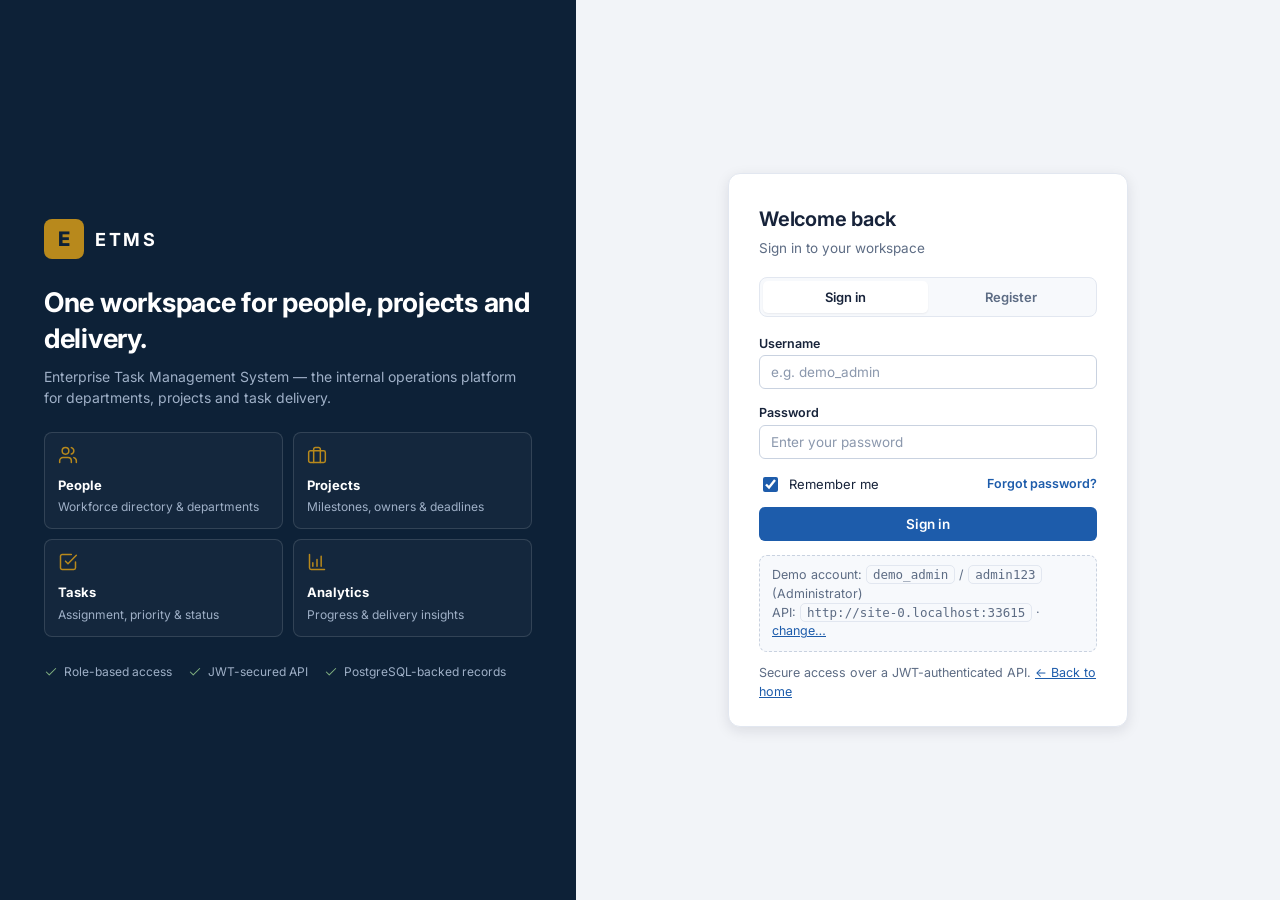
<file: employee-task-management-system/frontend/tasks.html>
<!DOCTYPE html>
<html lang="en">
<head>
<meta charset="utf-8">
<meta name="viewport" content="width=device-width, initial-scale=1">
<title>Tasks — ETMS</title>
<link rel="preconnect" href="https://fonts.googleapis.com">
<link rel="preconnect" href="https://fonts.gstatic.com" crossorigin>
<link href="https://fonts.googleapis.com/css2?family=Inter:wght@400;500;600;700;800&display=swap" rel="stylesheet">
<link rel="stylesheet" href="css/style.css">
<link rel="icon" href="data:image/svg+xml,<svg xmlns='http://www.w3.org/2000/svg' viewBox='0 0 100 100'><rect width='100' height='100' rx='20' fill='%230d2137'/><text x='50' y='70' font-size='56' text-anchor='middle' fill='%23c9a227' font-family='Arial' font-weight='bold'>E</text></svg>">
</head>
<body data-page="tasks">
<div class="shell">
  <aside class="sidebar" aria-label="Primary navigation">
    <div class="brand"><span class="brand-mark">E</span><span class="brand-text"><strong>ETMS</strong><small>Enterprise Task Management</small></span></div>
    <div class="nav-section">MAIN</div>
    <nav class="nav" aria-label="Main">
      <a href="dashboard.html" data-nav="dashboard"><svg width="18" height="18" viewBox="0 0 24 24" fill="none" stroke="currentColor" stroke-width="1.8" stroke-linecap="round" stroke-linejoin="round"><rect x="3" y="3" width="7" height="7" rx="1.5"/><rect x="14" y="3" width="7" height="7" rx="1.5"/><rect x="3" y="14" width="7" height="7" rx="1.5"/><rect x="14" y="14" width="7" height="7" rx="1.5"/></svg><span class="label">Overview</span></a>
      <a href="employees.html" data-nav="employees" data-requires="ADMIN,MANAGER"><svg width="18" height="18" viewBox="0 0 24 24" fill="none" stroke="currentColor" stroke-width="1.8" stroke-linecap="round" stroke-linejoin="round"><path d="M16 21v-2a4 4 0 0 0-4-4H6a4 4 0 0 0-4 4v2"/><circle cx="9" cy="7" r="4"/><path d="M22 21v-2a4 4 0 0 0-3-3.87"/><path d="M16 3.13a4 4 0 0 1 0 7.75"/></svg><span class="label">Employees</span></a>
      <a href="departments.html" data-nav="departments"><svg width="18" height="18" viewBox="0 0 24 24" fill="none" stroke="currentColor" stroke-width="1.8" stroke-linecap="round" stroke-linejoin="round"><rect x="4" y="2" width="16" height="20" rx="1.5"/><path d="M9 22v-4h6v4"/><path d="M8 6h.01M16 6h.01M12 6h.01M8 10h.01M16 10h.01M12 10h.01M8 14h.01M16 14h.01M12 14h.01"/></svg><span class="label">Departments</span></a>
      <a href="projects.html" data-nav="projects"><svg width="18" height="18" viewBox="0 0 24 24" fill="none" stroke="currentColor" stroke-width="1.8" stroke-linecap="round" stroke-linejoin="round"><rect x="2" y="7" width="20" height="14" rx="2"/><path d="M16 21V5a2 2 0 0 0-2-2h-4a2 2 0 0 0-2 2v16"/></svg><span class="label">Projects</span></a>
      <a href="tasks.html" data-nav="tasks"><svg width="18" height="18" viewBox="0 0 24 24" fill="none" stroke="currentColor" stroke-width="1.8" stroke-linecap="round" stroke-linejoin="round"><path d="m9 11 3 3L22 4"/><path d="M21 12v7a2 2 0 0 1-2 2H5a2 2 0 0 1-2-2V5a2 2 0 0 1 2-2h11"/></svg><span class="label">Tasks</span></a>
    </nav>
    <div class="nav-section">WORKSPACE</div>
    <nav class="nav" aria-label="Workspace">
      <span class="nav-disabled" aria-disabled="true" title="Coming soon"><svg width="18" height="18" viewBox="0 0 24 24" fill="none" stroke="currentColor" stroke-width="1.8" stroke-linecap="round" stroke-linejoin="round"><path d="M3 3v16a2 2 0 0 0 2 2h16"/><path d="M7 13v4M12 9v8M17 5v12"/></svg><span class="label">Reports</span><span class="soon-badge">SOON</span></span>
      <span class="nav-disabled" aria-disabled="true" title="Coming soon"><svg width="18" height="18" viewBox="0 0 24 24" fill="none" stroke="currentColor" stroke-width="1.8" stroke-linecap="round" stroke-linejoin="round"><path d="M22 12h-4l-3 9L9 3l-3 9H2"/></svg><span class="label">Activity</span><span class="soon-badge">SOON</span></span>
      <span class="nav-disabled" aria-disabled="true" title="Coming soon"><svg width="18" height="18" viewBox="0 0 24 24" fill="none" stroke="currentColor" stroke-width="1.8" stroke-linecap="round" stroke-linejoin="round"><circle cx="12" cy="12" r="3"/><path d="M12 2v3M12 19v3M4.9 4.9l2.1 2.1M17 17l2.1 2.1M2 12h3M19 12h3M4.9 19.1 7 17M17 7l2.1-2.1"/></svg><span class="label">Settings</span><span class="soon-badge">SOON</span></span>
    </nav>
    <div class="side-spacer"></div>
    <div class="side-user">
      <div class="side-user-row">
        <span class="avatar gold" data-user-avatar>?</span>
        <div class="side-user-meta"><strong data-user-name>…</strong><span data-user-role>…</span></div>
      </div>
      <div class="side-actions">
        <button class="icon-btn collapse-btn" onclick="toggleSidebar()" aria-label="Collapse sidebar" title="Collapse sidebar"><svg width="17" height="17" viewBox="0 0 24 24" fill="none" stroke="currentColor" stroke-width="1.8" stroke-linecap="round" stroke-linejoin="round"><path d="m11 17-5-5 5-5M18 17l-5-5 5-5"/></svg></button>
        <button class="icon-btn grow" onclick="logout()" title="Sign out"><svg width="16" height="16" viewBox="0 0 24 24" fill="none" stroke="currentColor" stroke-width="1.8" stroke-linecap="round" stroke-linejoin="round"><path d="M9 21H5a2 2 0 0 1-2-2V5a2 2 0 0 1 2-2h4"/><path d="m16 17 5-5-5-5"/><path d="M21 12H9"/></svg><span class="lbl">Sign out</span></button>
      </div>
    </div>
  </aside>
  <div class="scrim" onclick="toggleMobileNav()" aria-hidden="true"></div>

  <div class="content">
    <header class="topbar">
      <button class="icon-btn hamburger" onclick="toggleMobileNav()" aria-label="Open navigation"><svg width="18" height="18" viewBox="0 0 24 24" fill="none" stroke="currentColor" stroke-width="1.8" stroke-linecap="round"><path d="M4 6h16M4 12h16M4 18h16"/></svg></button>
      <div class="crumb">Delivery / <strong>Tasks</strong></div>
      <div class="topbar-spacer"></div>
      <form class="search-box" onsubmit="return headerSearch(event)" role="search">
        <svg width="15" height="15" viewBox="0 0 24 24" fill="none" stroke="currentColor" stroke-width="1.8" stroke-linecap="round"><circle cx="11" cy="11" r="7"/><path d="m21 21-4.3-4.3"/></svg>
        <input id="globalSearch" placeholder="Search tasks…" aria-label="Search tasks">
      </form>
      <div class="pop-anchor">
        <button class="icon-btn" onclick="toggleBell(event)" aria-label="Notifications" aria-haspopup="true"><svg width="17" height="17" viewBox="0 0 24 24" fill="none" stroke="currentColor" stroke-width="1.8" stroke-linecap="round" stroke-linejoin="round"><path d="M6 8a6 6 0 0 1 12 0c0 7 3 9 3 9H3s3-2 3-9"/><path d="M10.3 21a1.94 1.94 0 0 0 3.4 0"/></svg></button>
        <div class="pop-panel" id="bellPanel" role="status">
          <header>Notifications</header>
          <div class="pop-body">You&rsquo;re all caught up.<br>No new notifications.</div>
        </div>
      </div>
      <div class="user-chip"><span class="avatar" id="avatar">?</span><span class="meta"><strong data-user-name>…</strong><span id="chipRole">…</span></span></div>
    </header>

    <main class="page">
      <div class="page-head">
        <div><h1>Tasks</h1><p class="sub">Track assignments, priorities and delivery.</p></div>
        <div class="actions" data-requires="ADMIN,MANAGER"><button class="btn btn-primary" onclick="openTaskModal()"><span id="addIc"></span> Create task</button></div>
      </div>

      <section class="card" aria-label="Task list">
        <div class="toolbar">
          <div class="field"><label for="q">Search tasks</label><input class="f-input" id="q" placeholder="Title or description…" autocomplete="off"></div>
          <div class="field"><label for="fltProj">Project</label><select class="f-input" id="fltProj"><option value="">All projects</option></select></div>
          <div class="field"><label for="fltStatus">Status</label><select class="f-input" id="fltStatus"><option value="">All statuses</option><option value="TODO">To Do</option><option value="IN_PROGRESS">In Progress</option><option value="COMPLETED">Completed</option></select></div>
          <div class="field"><label for="fltPrio">Priority</label><select class="f-input" id="fltPrio"><option value="">All priorities</option><option value="LOW">Low</option><option value="MEDIUM">Medium</option><option value="HIGH">High</option></select></div>
          <div class="field" id="assigneeWrap"><label for="fltEmp">Assigned to</label><select class="f-input" id="fltEmp"><option value="">Everyone</option></select></div>
          <div class="field" style="max-width:110px"><label for="perPage">Per page</label><select class="f-input" id="perPage"><option>10</option><option>20</option><option>50</option></select></div>
        </div>
        <div class="table-wrap"><table class="data">
          <thead><tr><th>Task</th><th>Project</th><th>Assigned to</th><th>Priority</th><th>Status</th><th>Due date</th><th style="width:120px"><span class="cell-sub">Actions</span></th></tr></thead>
          <tbody id="rows"></tbody>
        </table></div>
        <div class="pager" id="pager"></div>
      </section>
    </main>
  </div>
</div>
<div id="toasts" aria-live="polite"></div>
<script src="js/common.js"></script>
<script src="js/tasks.js"></script>
</body>
</html>
</file>
<file: employee-task-management-system/frontend/css/style.css>
/* ==========================================================================
   ETMS — Enterprise Task Management System · Design System
   Premium enterprise SaaS: flat navy + restrained gold on cool gray.
   No gradients, no glassmorphism, no decoration for its own sake.
   ========================================================================== */

:root {
  /* Brand */
  --color-navy-900: #0d2137;      /* sidebar, footer surfaces */
  --color-navy-800: #12293f;
  --color-primary: #1d5cab;       /* professional blue: buttons, links */
  --color-primary-dark: #16487f;
  --color-primary-soft: #e8eff9;  /* active nav, selected states */
  --color-accent: #b8891c;        /* restrained gold: indicators, logo mark */
  --color-accent-soft: #faf3dd;

  /* Surfaces */
  --color-background: #f2f4f8;    /* app background: very light cool gray */
  --color-surface: #ffffff;       /* cards, modals, header */
  --color-surface-2: #f7f9fc;     /* hover rows, wells */
  --color-border: #e2e7f0;        /* subtle borders */
  --color-border-strong: #c9d2e0;

  /* Text */
  --color-text: #17233a;          /* dark navy/charcoal */
  --color-muted: #5d6c84;         /* slate gray secondary text */
  --color-faint: #8b98ad;

  /* Semantic (subtle, muted) */
  --ok-bg: #e3f2e7;   --ok-text: #1d6a3d;   --ok-border: #bfe3c9;
  --info-bg: #e3edfb; --info-text: #1d4fa3; --info-border: #bfd5f2;
  --warn-bg: #faf0d3; --warn-text: #8a5a00; --warn-border: #ecd9a4;
  --bad-bg: #fbe5e5;  --bad-text: #a32c2c;  --bad-border: #f3bcbc;
  --neutral-bg: #edf0f5; --neutral-text: #475569;

  /* Shape & motion */
  --radius-sm: 6px;
  --radius-md: 8px;
  --radius-lg: 12px;
  --shadow-sm: 0 1px 2px rgba(16, 24, 40, 0.06);
  --shadow-md: 0 4px 14px rgba(16, 24, 40, 0.10);
  --shadow-lg: 0 12px 32px rgba(16, 24, 40, 0.16);
  --transition: 150ms ease;
  --font: "Inter", "Segoe UI", Roboto, "Helvetica Neue", Arial, sans-serif;
  --sidebar-w: 248px;
  --sidebar-w-collapsed: 72px;
}

* { box-sizing: border-box; }
html { -webkit-text-size-adjust: 100%; }
body {
  margin: 0; font-family: var(--font); background: var(--color-background);
  color: var(--color-text); font-size: 14px; line-height: 1.5;
}
h1, h2, h3, h4 { margin: 0; font-weight: 650; letter-spacing: -0.01em; }
p { margin: 0 0 10px; }
a { color: var(--color-primary); }
code { background: var(--color-surface-2); border: 1px solid var(--color-border);
  padding: 1px 6px; border-radius: 5px; font-size: 12.5px; }
:focus-visible { outline: 2px solid var(--color-primary); outline-offset: 2px; border-radius: 4px; }

/* ============================ App shell ============================ */
.shell { display: flex; min-height: 100vh; }

/* ---------- Sidebar ---------- */
.sidebar {
  width: var(--sidebar-w); flex-shrink: 0; background: var(--color-navy-900);
  color: #c3cfdf; display: flex; flex-direction: column;
  position: sticky; top: 0; height: 100vh; z-index: 40;
  transition: width var(--transition), margin var(--transition);
}
.brand { display: flex; align-items: center; gap: 10px; padding: 18px 18px 16px; }
.brand-mark {
  width: 34px; height: 34px; border-radius: 8px; background: var(--color-accent);
  color: #0d2137; font-weight: 800; font-size: 17px; flex-shrink: 0;
  display: inline-flex; align-items: center; justify-content: center;
}
.brand-text { line-height: 1.25; min-width: 0; }
.brand-text strong { display: block; color: #fff; font-size: 16px; letter-spacing: 0.12em; }
.brand-text small { display: block; color: #8fa0b8; font-size: 11px; white-space: nowrap; }
.nav-section { padding: 10px 12px 4px; font-size: 10.5px; font-weight: 700;
  letter-spacing: 0.09em; color: #7e8fa9; }
.nav { display: flex; flex-direction: column; gap: 2px; padding: 0 10px; }
.nav a, .nav .nav-disabled {
  position: relative; display: flex; align-items: center; gap: 11px;
  padding: 9px 12px; border-radius: var(--radius-sm); font-size: 13.5px;
  color: #c3cfdf; text-decoration: none; transition: background var(--transition), color var(--transition);
}
.nav a svg { flex-shrink: 0; opacity: 0.85; }
.nav a:hover { background: rgba(255, 255, 255, 0.07); color: #fff; }
.nav a.active { background: var(--color-primary-soft); color: #10294f; font-weight: 650; }
.nav a.active svg { opacity: 1; }
.nav a.active::before {
  content: ""; position: absolute; left: -10px; top: 7px; bottom: 7px; width: 3px;
  border-radius: 0 3px 3px 0; background: var(--color-accent);
}
.nav .nav-disabled { color: #66788f; cursor: not-allowed; }
.nav .nav-disabled svg { opacity: 0.5; }
.soon-badge { margin-left: auto; font-size: 10px; font-weight: 700; letter-spacing: 0.05em;
  background: rgba(255,255,255,0.10); border: 1px solid rgba(255,255,255,0.14);
  padding: 1px 7px; border-radius: 20px; color: #9fb0c7; }
.side-spacer { flex: 1; }
.side-user { margin: 10px; padding: 11px 12px; border: 1px solid rgba(255,255,255,0.12);
  border-radius: var(--radius-md); background: rgba(255,255,255,0.04); }
.side-user-row { display: flex; align-items: center; gap: 10px; min-width: 0; }
.side-user-meta { min-width: 0; flex: 1; }
.side-user-meta strong { display: block; color: #fff; font-size: 13px; white-space: nowrap; overflow: hidden; text-overflow: ellipsis; }
.side-user-meta span { font-size: 11.5px; color: #8fa0b8; }
.side-actions { display: flex; gap: 6px; margin-top: 10px; }
.icon-btn {
  display: inline-flex; align-items: center; justify-content: center;
  width: 30px; height: 30px; border-radius: var(--radius-sm); border: 1px solid transparent;
  background: transparent; color: inherit; cursor: pointer; transition: background var(--transition);
}
.side-actions .icon-btn { border-color: rgba(255,255,255,0.18); color: #c3cfdf; flex: 0 0 32px; height: 32px; }
.side-actions .icon-btn.grow { flex: 1; gap: 7px; font-size: 12.5px; font-weight: 600; }
.side-actions .icon-btn:hover { background: rgba(255,255,255,0.10); color: #fff; }

/* Collapsed sidebar (desktop) */
body.side-collapsed .sidebar { width: var(--sidebar-w-collapsed); }
body.side-collapsed .brand-text,
body.side-collapsed .nav-section,
body.side-collapsed .nav a span.label,
body.side-collapsed .nav .nav-disabled span.label,
body.side-collapsed .soon-badge,
body.side-collapsed .side-user-meta,
body.side-collapsed .side-actions .lbl { display: none; }
body.side-collapsed .nav a, body.side-collapsed .nav .nav-disabled { justify-content: center; padding: 10px 0; }
body.side-collapsed .nav a.active::before { left: -10px; }
body.side-collapsed .brand { justify-content: center; padding: 18px 0 16px; }
body.side-collapsed .side-user-row { justify-content: center; }
body.side-collapsed .side-actions { justify-content: center; }
body.side-collapsed .side-actions .icon-btn { flex: 0 0 32px; }

/* ---------- Content / topbar ---------- */
.content { flex: 1; min-width: 0; display: flex; flex-direction: column; }
.topbar {
  background: var(--color-surface); border-bottom: 1px solid var(--color-border);
  padding: 0 24px; height: 62px; display: flex; align-items: center; gap: 14px;
  position: sticky; top: 0; z-index: 30;
}
.hamburger { display: none; }
.crumb { font-size: 12px; color: var(--color-faint); }
.crumb strong { color: var(--color-text); font-weight: 650; }
.topbar-spacer { flex: 1; }
.search-box { position: relative; }
.search-box svg { position: absolute; left: 9px; top: 50%; transform: translateY(-50%); color: var(--color-faint); pointer-events: none; }
.search-box input {
  width: 230px; padding: 7px 10px 7px 32px; margin: 0; font-size: 13px;
  border: 1px solid var(--color-border); border-radius: var(--radius-sm); background: var(--color-surface-2);
}
.search-box input:focus { background: #fff; border-color: var(--color-primary); outline: none; box-shadow: 0 0 0 3px var(--color-primary-soft); }
.topbar .icon-btn { color: var(--color-muted); border: 1px solid var(--color-border); background: #fff; width: 34px; height: 34px; }
.topbar .icon-btn:hover { background: var(--color-surface-2); color: var(--color-text); }
.user-chip { display: flex; align-items: center; gap: 10px; padding-left: 6px; }
.user-chip .meta { text-align: right; line-height: 1.3; }
.user-chip .meta strong { display: block; font-size: 13px; }
.user-chip .meta span { font-size: 11.5px; color: var(--color-muted); }
.avatar {
  width: 34px; height: 34px; border-radius: 50%; background: var(--color-navy-900);
  color: #fff; font-size: 12.5px; font-weight: 700; flex-shrink: 0;
  display: inline-flex; align-items: center; justify-content: center; letter-spacing: 0.02em;
}
.avatar.gold { background: var(--color-accent); color: #0d2137; }

main.page { padding: 24px; max-width: 1240px; width: 100%; margin: 0 auto; }
.page-head { display: flex; align-items: flex-start; gap: 14px; margin-bottom: 18px; }
.page-head h1 { font-size: 21px; }
.page-head .sub { color: var(--color-muted); font-size: 13.5px; margin: 3px 0 0; }
.page-head .actions { margin-left: auto; display: flex; gap: 8px; flex-shrink: 0; }

/* ============================ Cards / KPI ============================ */
.card {
  background: var(--color-surface); border: 1px solid var(--color-border);
  border-radius: var(--radius-lg); box-shadow: var(--shadow-sm); margin-bottom: 18px;
}
.card-pad { padding: 18px 20px; }
.card-head { display: flex; align-items: center; gap: 10px; padding: 14px 20px; border-bottom: 1px solid var(--color-border); }
.card-head h2 { font-size: 14.5px; }
.card-head .hint { font-size: 12.5px; color: var(--color-muted); margin-left: auto; }
.kpi-grid { display: grid; grid-template-columns: repeat(5, 1fr); gap: 14px; margin-bottom: 18px; }
.kpi { background: var(--color-surface); border: 1px solid var(--color-border); border-radius: var(--radius-lg);
  box-shadow: var(--shadow-sm); padding: 15px 16px; display: flex; gap: 12px; align-items: flex-start;
  transition: box-shadow var(--transition); }
.kpi:hover { box-shadow: var(--shadow-md); }
.kpi-icon { width: 38px; height: 38px; border-radius: var(--radius-md); flex-shrink: 0;
  display: inline-flex; align-items: center; justify-content: center; }
.kpi-icon.navy { background: var(--color-navy-900); color: #fff; }
.kpi-icon.blue { background: var(--info-bg); color: var(--info-text); }
.kpi-icon.gold { background: var(--color-accent-soft); color: var(--color-accent); }
.kpi-icon.green { background: var(--ok-bg); color: var(--ok-text); }
.kpi-icon.slate { background: var(--neutral-bg); color: var(--neutral-text); }
.kpi small { display: block; font-size: 10.5px; font-weight: 700; letter-spacing: 0.07em; color: var(--color-faint); text-transform: uppercase; }
.kpi .num { font-size: 25px; font-weight: 700; letter-spacing: -0.02em; line-height: 1.2; }
.kpi .support { font-size: 12px; color: var(--color-muted); }
.grid-2 { display: grid; grid-template-columns: 2fr 1fr; gap: 18px; align-items: start; }
.grid-2 > .card, .kpi-grid + .card { min-width: 0; }

/* Profile card (never raw JSON) */
.profile-card { display: flex; gap: 16px; align-items: flex-start; }
.profile-card .avatar { width: 56px; height: 56px; font-size: 19px; }
.profile-rows { display: grid; grid-template-columns: repeat(auto-fit, minmax(180px, 1fr)); gap: 10px 18px; margin-top: 12px; width: 100%; }
.profile-rows.cols-3 { grid-template-columns: repeat(3, 1fr); }
@media (max-width: 640px) { .profile-rows.cols-3 { grid-template-columns: repeat(2, 1fr); } }
.profile-rows dt { font-size: 11px; font-weight: 700; letter-spacing: 0.06em; text-transform: uppercase; color: var(--color-faint); }
.profile-rows dd { margin: 2px 0 0; font-size: 13.5px; }

/* Distribution bars (real counts only) */
.dist-row { display: flex; align-items: center; gap: 10px; padding: 7px 0; font-size: 13px; }
.dist-row .lbl { width: 92px; color: var(--color-muted); }
.dist-row .bar { flex: 1; height: 8px; border-radius: 5px; background: var(--neutral-bg); overflow: hidden; }
.dist-row .bar > span { display: block; height: 100%; background: var(--color-primary); border-radius: 5px; }
.dist-row .bar > span.green { background: #2c8a4e; }
.dist-row .bar > span.amber { background: #c07f10; }
.dist-row .val { width: 44px; text-align: right; font-weight: 650; }

/* ============================ Tables ============================ */
.toolbar { display: flex; gap: 10px; flex-wrap: wrap; align-items: flex-end; padding: 14px 20px; border-bottom: 1px solid var(--color-border); }
.toolbar .field { min-width: 170px; flex: 1; max-width: 260px; }
.toolbar .field label { display: block; font-size: 11px; font-weight: 700; letter-spacing: 0.05em;
  text-transform: uppercase; color: var(--color-faint); margin-bottom: 3px; }
.toolbar .field input, .toolbar .field select { margin: 0; }
.table-wrap { overflow-x: auto; }
table.data { width: 100%; border-collapse: collapse; font-size: 13.5px; min-width: 640px; }
table.data th { text-align: left; font-size: 11px; font-weight: 700; letter-spacing: 0.06em; text-transform: uppercase;
  color: var(--color-faint); padding: 10px 12px; border-bottom: 1px solid var(--color-border); background: var(--color-surface); white-space: nowrap; }
table.data td { padding: 11px 12px; border-bottom: 1px solid var(--color-border); vertical-align: middle; }
table.data tbody tr { transition: background var(--transition); }
table.data tbody tr:hover { background: var(--color-surface-2); }
table.data tbody tr:last-child td { border-bottom: 0; }
.cell-main { font-weight: 600; }
.cell-sub { font-size: 12px; color: var(--color-muted); }
.pager { display: flex; align-items: center; gap: 10px; padding: 12px 20px; font-size: 13px; color: var(--color-muted); }
.pager .spacer { flex: 1; }
.pager select { width: auto; margin: 0; padding: 5px 8px; font-size: 13px; }

/* Actions menu (three-dot) */
.menu-anchor { position: relative; }
.menu {
  position: absolute; right: 0; top: calc(100% + 4px); min-width: 150px; z-index: 60;
  background: #fff; border: 1px solid var(--color-border); border-radius: var(--radius-md);
  box-shadow: var(--shadow-lg); padding: 5px; display: none;
}
.menu.open { display: block; }
.menu button { display: flex; align-items: center; gap: 9px; width: 100%; background: none; border: 0;
  padding: 8px 10px; font-size: 13px; border-radius: 5px; cursor: pointer; color: var(--color-text); text-align: left; }
.menu button:hover { background: var(--color-surface-2); }
.menu button.danger-item { color: var(--bad-text); }
.menu button.danger-item:hover { background: var(--bad-bg); }

/* ============================ Badges / progress ============================ */
.badge { display: inline-flex; align-items: center; gap: 5px; padding: 2px 9px; border-radius: 20px;
  font-size: 11.5px; font-weight: 650; letter-spacing: 0.02em; white-space: nowrap;
  border: 1px solid transparent; }
.badge .dot { width: 6px; height: 6px; border-radius: 50%; background: currentColor; }
.b-todo, .b-planned { background: var(--neutral-bg); color: var(--neutral-text); }
.b-progress { background: var(--info-bg); color: var(--info-text); border-color: var(--info-border); }
.b-done, .b-completed { background: var(--ok-bg); color: var(--ok-text); border-color: var(--ok-border); }
.b-hold { background: var(--warn-bg); color: var(--warn-text); border-color: var(--warn-border); }
.b-high { background: var(--bad-bg); color: var(--bad-text); border-color: var(--bad-border); }
.b-medium { background: var(--warn-bg); color: var(--warn-text); border-color: var(--warn-border); }
.b-low { background: var(--neutral-bg); color: var(--neutral-text); }
.b-admin { background: var(--color-navy-900); color: #fff; }
.b-manager { background: var(--info-bg); color: var(--info-text); border-color: var(--info-border); }
.b-employee { background: var(--neutral-bg); color: var(--neutral-text); }
.progress { background: var(--neutral-bg); border-radius: 5px; height: 7px; min-width: 110px; overflow: hidden; }
.progress > span { display: block; height: 100%; background: var(--color-primary); border-radius: 5px; transition: width 200ms ease; }
.progress-cell { display: flex; align-items: center; gap: 9px; }
.progress-cell small { color: var(--color-muted); font-size: 12px; white-space: nowrap; }

/* ============================ Buttons / forms ============================ */
.btn {
  display: inline-flex; align-items: center; gap: 8px; padding: 8px 15px; font-size: 13.5px; font-weight: 600;
  border-radius: var(--radius-sm); border: 1px solid transparent; cursor: pointer; text-decoration: none;
  transition: background var(--transition), border-color var(--transition), box-shadow var(--transition);
  font-family: inherit; white-space: nowrap;
}
.btn-primary { background: var(--color-primary); color: #fff; }
.btn-primary:hover { background: var(--color-primary-dark); }
.btn-secondary { background: #fff; color: var(--color-text); border-color: var(--color-border-strong); }
.btn-secondary:hover { background: var(--color-surface-2); }
.btn-danger { background: var(--bad-text); color: #fff; }
.btn-danger:hover { background: #7f1f1f; }
.btn-danger-outline { background: #fff; color: var(--bad-text); border-color: var(--bad-border); }
.btn-danger-outline:hover { background: var(--bad-bg); }
.btn-ghost { background: transparent; color: var(--color-primary); padding: 6px 10px; font-size: 13px; }
.btn-ghost:hover { background: var(--color-primary-soft); }
.btn-sm { padding: 5px 11px; font-size: 12.5px; }
.btn:disabled { opacity: 0.6; cursor: not-allowed; }
.btn .spinner { width: 14px; height: 14px; border: 2px solid rgba(255,255,255,0.4); border-top-color: #fff;
  border-radius: 50%; animation: spin 700ms linear infinite; }
.btn-secondary .spinner { border-color: rgba(0,0,0,0.2); border-top-color: var(--color-primary); }
@keyframes spin { to { transform: rotate(360deg); } }

label.f-label { display: block; font-size: 12.5px; font-weight: 600; color: var(--color-text); margin-bottom: 2px; }
.f-help { font-size: 12px; color: var(--color-muted); margin: 1px 0 8px; }
input.f-input, select.f-input, textarea.f-input {
  width: 100%; padding: 8px 11px; font-size: 13.5px; font-family: inherit; color: var(--color-text);
  border: 1px solid var(--color-border-strong); border-radius: var(--radius-sm); background: #fff; margin: 0 0 2px;
  transition: border-color var(--transition), box-shadow var(--transition);
}
textarea.f-input { min-height: 76px; resize: vertical; }
input.f-input:focus, select.f-input:focus, textarea.f-input:focus {
  outline: none; border-color: var(--color-primary); box-shadow: 0 0 0 3px var(--color-primary-soft); }
input.f-input::placeholder, textarea.f-input::placeholder { color: var(--color-faint); }
.f-field { margin-bottom: 13px; }
.f-error { font-size: 12px; color: var(--bad-text); margin-top: 3px; display: none; }
.f-error.show { display: block; }
.f-row { display: grid; grid-template-columns: 1fr 1fr; gap: 12px; }
.check-row { display: flex; align-items: center; gap: 8px; font-size: 13px; margin: 10px 0; }
.check-row input { width: 15px; height: 15px; accent-color: var(--color-primary); }

/* ============================ Modal ============================ */
.modal-overlay {
  position: fixed; inset: 0; background: rgba(13, 33, 55, 0.48); z-index: 100;
  display: none; align-items: flex-start; justify-content: center; padding: 48px 16px; overflow-y: auto;
}
.modal-overlay.open { display: flex; }
.modal { background: #fff; border-radius: var(--radius-lg); box-shadow: var(--shadow-lg);
  width: 100%; max-width: 560px; animation: modal-in 180ms ease; }
.modal-sm { max-width: 430px; }
@keyframes modal-in { from { opacity: 0; transform: translateY(8px); } to { opacity: 1; transform: none; } }
.modal-head { display: flex; align-items: center; gap: 10px; padding: 16px 20px 13px; border-bottom: 1px solid var(--color-border); }
.modal-head h3 { font-size: 15.5px; flex: 1; }
.modal-head .sub { font-size: 12.5px; color: var(--color-muted); }
.modal-body { padding: 18px 20px; }
.modal-foot { display: flex; justify-content: flex-end; gap: 9px; padding: 14px 20px; border-top: 1px solid var(--color-border); background: var(--color-surface-2);
  border-radius: 0 0 var(--radius-lg) var(--radius-lg); }
.confirm-icon { width: 42px; height: 42px; border-radius: 50%; background: var(--bad-bg); color: var(--bad-text);
  display: inline-flex; align-items: center; justify-content: center; flex-shrink: 0; }
.readonly-grid { display: grid; grid-template-columns: 150px 1fr; gap: 7px 12px; font-size: 13.5px; }
.readonly-grid dt { color: var(--color-muted); }
.readonly-grid dd { margin: 0; }

/* ============================ Toasts ============================ */
#toasts { position: fixed; top: 16px; right: 16px; z-index: 200; display: flex; flex-direction: column; gap: 9px; max-width: 360px; }
.toast {
  display: flex; gap: 10px; align-items: flex-start; background: #fff; border: 1px solid var(--color-border);
  border-left: 4px solid var(--color-primary); border-radius: var(--radius-md); box-shadow: var(--shadow-lg);
  padding: 11px 13px; font-size: 13px; animation: toast-in 200ms ease;
}
.toast.success { border-left-color: #2c8a4e; }
.toast.error { border-left-color: var(--bad-text); }
.toast strong { display: block; font-size: 13px; }
.toast span { color: var(--color-muted); font-size: 12.5px; }
.toast .t-icon { flex-shrink: 0; margin-top: 1px; }
.toast.success .t-icon { color: #2c8a4e; }
.toast.error .t-icon { color: var(--bad-text); }
.toast.info .t-icon { color: var(--color-primary); }
@keyframes toast-in { from { opacity: 0; transform: translateX(10px); } to { opacity: 1; transform: none; } }

/* ============================ States ============================ */
.state-block { text-align: center; padding: 42px 20px; }
.state-block .s-icon { width: 48px; height: 48px; border-radius: 50%; background: var(--color-surface-2);
  border: 1px solid var(--color-border); display: inline-flex; align-items: center; justify-content: center; color: var(--color-faint); margin-bottom: 12px; }
.state-block h3 { font-size: 15px; margin-bottom: 5px; }
.state-block p { color: var(--color-muted); font-size: 13px; max-width: 380px; margin: 0 auto 14px; }
.skel { border-radius: 6px; background: #e7ebf2; animation: pulse 1.2s ease-in-out infinite; }
@keyframes pulse { 0%, 100% { opacity: 1; } 50% { opacity: 0.55; } }
tr.skel-row td { padding: 13px 12px; }
.alert-inline { display: flex; gap: 10px; align-items: flex-start; padding: 11px 14px; border-radius: var(--radius-md);
  font-size: 13px; margin-bottom: 14px; border: 1px solid; }
.alert-inline.error { background: var(--bad-bg); color: #6f1d1d; border-color: var(--bad-border); }
.alert-inline.info { background: var(--info-bg); color: #173f82; border-color: var(--info-border); }

/* Department cards */
.dept-grid { display: grid; grid-template-columns: repeat(auto-fill, minmax(280px, 1fr)); gap: 14px; }
.dept-card { background: #fff; border: 1px solid var(--color-border); border-radius: var(--radius-lg);
  box-shadow: var(--shadow-sm); padding: 17px 18px; transition: box-shadow var(--transition); }
.dept-card:hover { box-shadow: var(--shadow-md); }
.dept-card h3 { font-size: 15px; margin-bottom: 3px; }
.dept-card .desc { font-size: 13px; color: var(--color-muted); min-height: 20px; margin-bottom: 12px; }
.dept-meta { display: flex; gap: 16px; font-size: 12.5px; color: var(--color-muted); margin-bottom: 12px; }
.dept-meta strong { color: var(--color-text); font-size: 14px; }
.dept-foot { display: flex; justify-content: flex-end; border-top: 1px solid var(--color-border); padding-top: 10px; }

/* Header dropdown (notifications) */
.pop-anchor { position: relative; }
.pop-panel {
  position: absolute; right: 0; top: calc(100% + 8px); width: 300px; z-index: 70; display: none;
  background: #fff; border: 1px solid var(--color-border); border-radius: var(--radius-md); box-shadow: var(--shadow-lg);
}
.pop-panel.open { display: block; }
.pop-panel header { padding: 11px 14px; border-bottom: 1px solid var(--color-border); font-size: 13px; font-weight: 650; }
.pop-panel .pop-body { padding: 18px 14px; text-align: center; color: var(--color-muted); font-size: 13px; }

/* ============================ Login / landing ============================ */
.auth-wrap { min-height: 100vh; display: flex; }
.auth-side { width: 45%; background: var(--color-navy-900); color: #d7e0ee; padding: 48px 44px;
  display: flex; flex-direction: column; justify-content: center; }
.auth-side .brand-row { display: flex; align-items: center; gap: 11px; margin-bottom: 26px; }
.auth-side .brand-mark { width: 40px; height: 40px; font-size: 20px; }
.auth-side .brand-row strong { color: #fff; letter-spacing: 0.14em; font-size: 18px; }
.auth-side h1 { color: #fff; font-size: 27px; line-height: 1.3; margin-bottom: 10px; font-weight: 700; }
.auth-side > p { color: #9fb0c7; font-size: 14px; margin-bottom: 24px; }
.pillar-grid { display: grid; grid-template-columns: 1fr 1fr; gap: 10px; margin-bottom: 26px; }
.pillar { border: 1px solid rgba(255,255,255,0.13); border-radius: var(--radius-md); padding: 12px 13px; background: rgba(255,255,255,0.03); }
.pillar svg { color: var(--color-accent); margin-bottom: 6px; }
.pillar strong { display: block; color: #fff; font-size: 13px; }
.pillar span { font-size: 12px; color: #9fb0c7; }
.auth-proof { display: flex; gap: 16px; font-size: 12px; color: #9fb0c7; }
.auth-proof span { display: flex; align-items: center; gap: 6px; }
.auth-proof svg { color: #7fae7f; }
.auth-box { flex: 1; display: flex; align-items: center; justify-content: center; padding: 32px; background: var(--color-background); }
.auth-card { width: 100%; max-width: 400px; background: #fff; border: 1px solid var(--color-border);
  border-radius: var(--radius-lg); box-shadow: var(--shadow-md); padding: 30px 30px 24px; }
.auth-card h2 { font-size: 20px; }
.auth-card > .sub { color: var(--color-muted); font-size: 13.5px; margin: 4px 0 18px; }
.auth-tabs { display: flex; background: var(--color-surface-2); border: 1px solid var(--color-border);
  border-radius: var(--radius-md); padding: 3px; margin-bottom: 18px; }
.auth-tabs button { flex: 1; border: 0; background: none; padding: 8px; font-size: 13px; font-weight: 600;
  border-radius: 5px; cursor: pointer; color: var(--color-muted); font-family: inherit; }
.auth-tabs button.on { background: #fff; color: var(--color-text); box-shadow: var(--shadow-sm); }
.auth-meta { display: flex; align-items: center; justify-content: space-between; margin: 2px 0 12px; font-size: 12.5px; }
.auth-meta a { text-decoration: none; font-weight: 600; }
.demo-box { background: var(--color-surface-2); border: 1px dashed var(--color-border-strong);
  border-radius: var(--radius-md); padding: 10px 12px; font-size: 12.5px; margin-top: 14px; color: var(--color-muted); }

/* Landing */
.landing-top { display: flex; align-items: center; gap: 10px; padding: 16px 32px; background: #fff; border-bottom: 1px solid var(--color-border); }
.landing-top .spacer { flex: 1; }
.hero { max-width: 1060px; margin: 0 auto; padding: 72px 24px 40px; text-align: center; }
.hero .eyebrow { display: inline-block; font-size: 11.5px; font-weight: 700; letter-spacing: 0.1em; color: var(--color-primary);
  background: var(--color-primary-soft); border-radius: 20px; padding: 4px 13px; margin-bottom: 16px; }
.hero h1 { font-size: 38px; line-height: 1.2; margin-bottom: 12px; }
.hero h1 .gold { color: var(--color-accent); }
.hero p.lead { color: var(--color-muted); font-size: 16px; max-width: 620px; margin: 0 auto 24px; }
.hero-cta { display: flex; gap: 10px; justify-content: center; margin-bottom: 48px; }
.hero-cards { display: grid; grid-template-columns: repeat(4, 1fr); gap: 14px; text-align: left; }
.hero-cards .kpi { flex-direction: column; gap: 8px; }
.landing-foot { text-align: center; color: var(--color-faint); font-size: 12.5px; padding: 28px; }

/* ============================ Responsive ============================ */
.scrim { display: none; }
@media (max-width: 1180px) { .kpi-grid { grid-template-columns: repeat(3, 1fr); } }
@media (max-width: 1024px) {
  .grid-2 { grid-template-columns: 1fr; }
  .hero-cards { grid-template-columns: repeat(2, 1fr); }
}
@media (max-width: 860px) {
  .auth-side { display: none; }
  .sidebar { position: fixed; left: 0; top: 0; bottom: 0; margin-left: calc(-1 * var(--sidebar-w)); transition: margin var(--transition); }
  body.nav-open .sidebar { margin-left: 0; }
  body.nav-open .scrim { display: block; position: fixed; inset: 0; background: rgba(13,33,55,0.45); z-index: 35; }
  body.side-collapsed .sidebar { width: var(--sidebar-w); }
  body.side-collapsed .brand-text, body.side-collapsed .nav-section,
  body.side-collapsed .nav a span.label, body.side-collapsed .side-user-meta { display: block; }
  .hamburger { display: inline-flex; }
  .search-box { display: none; }
  .user-chip .meta { display: none; }
  main.page { padding: 16px; }
  .kpi-grid { grid-template-columns: repeat(2, 1fr); }
  .page-head { flex-wrap: wrap; }
  .hero h1 { font-size: 29px; }
  .f-row { grid-template-columns: 1fr; }
  .collapse-btn { display: none; }
}
@media (max-width: 520px) { .kpi-grid { grid-template-columns: 1fr; } .hero-cards { grid-template-columns: 1fr; } }

@media (prefers-reduced-motion: reduce) {
  *, *::before, *::after { animation-duration: 1ms !important; transition-duration: 1ms !important; }
}
</file>
